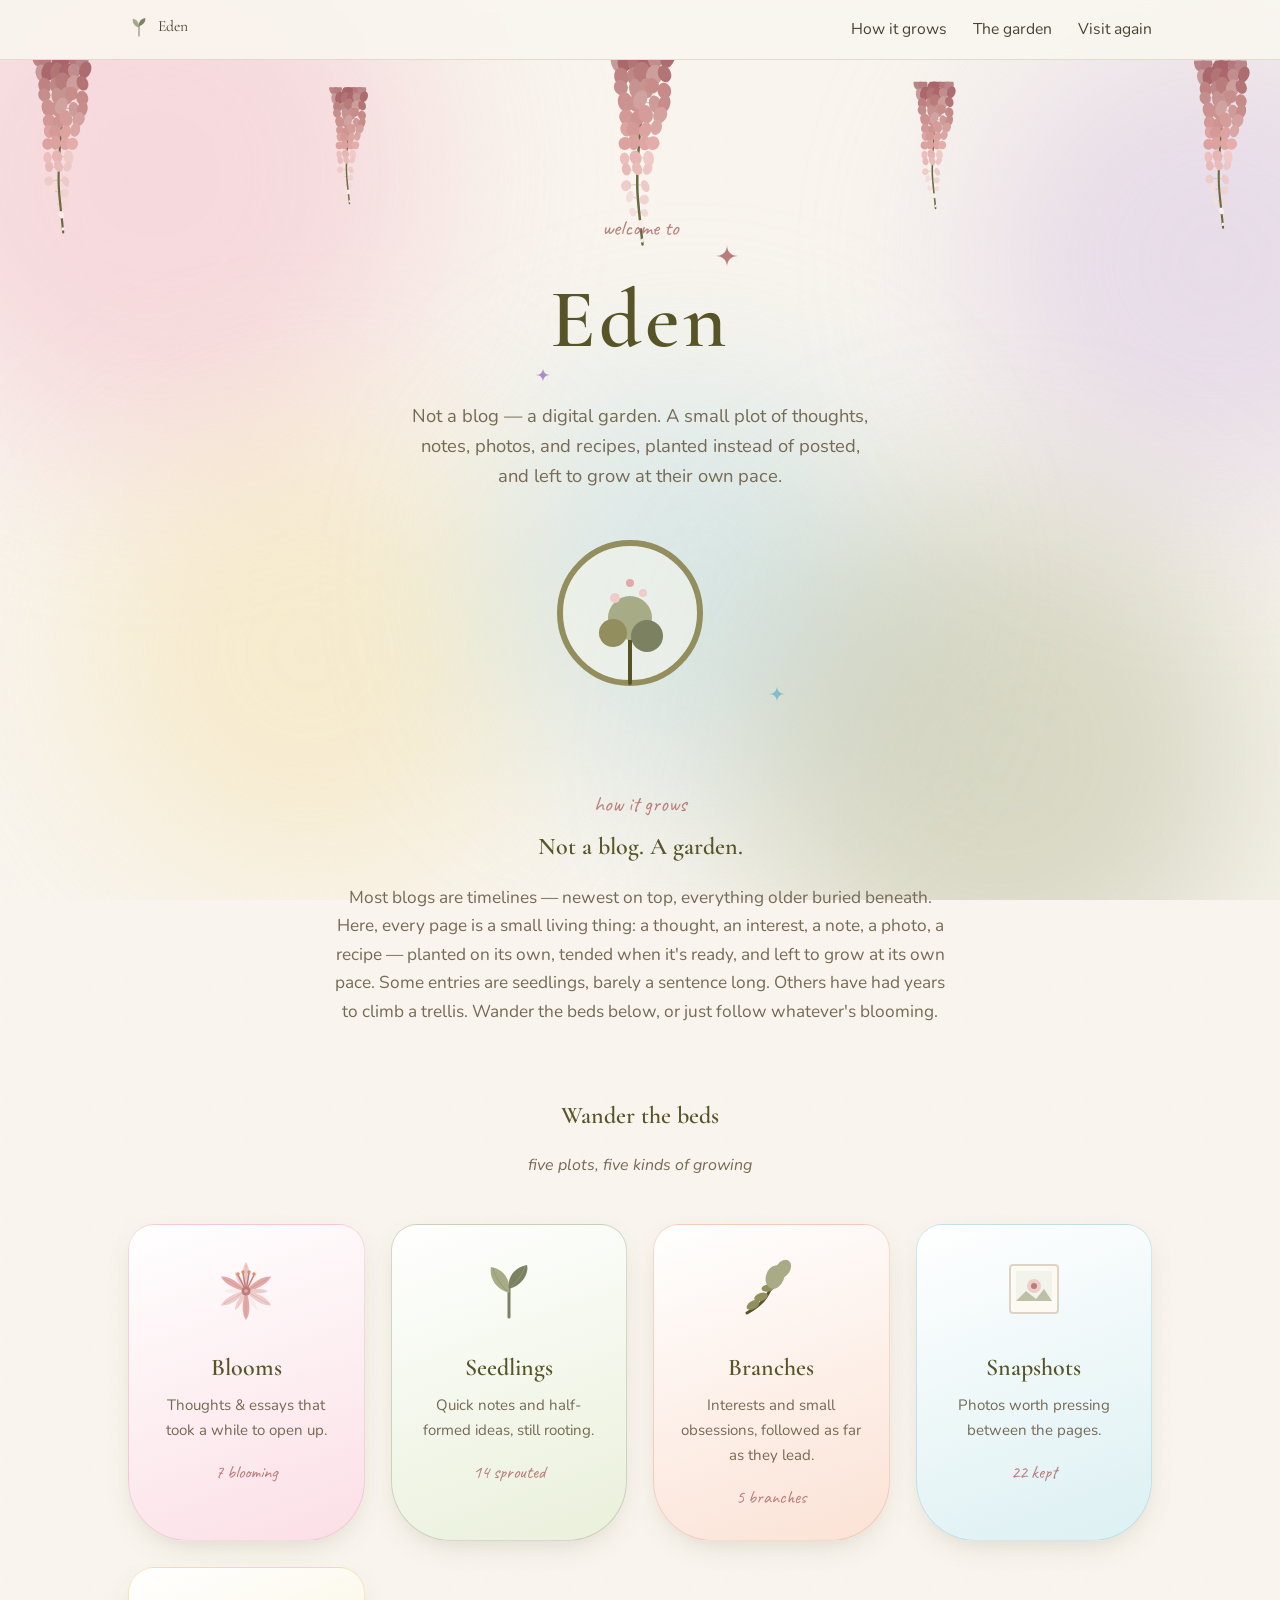
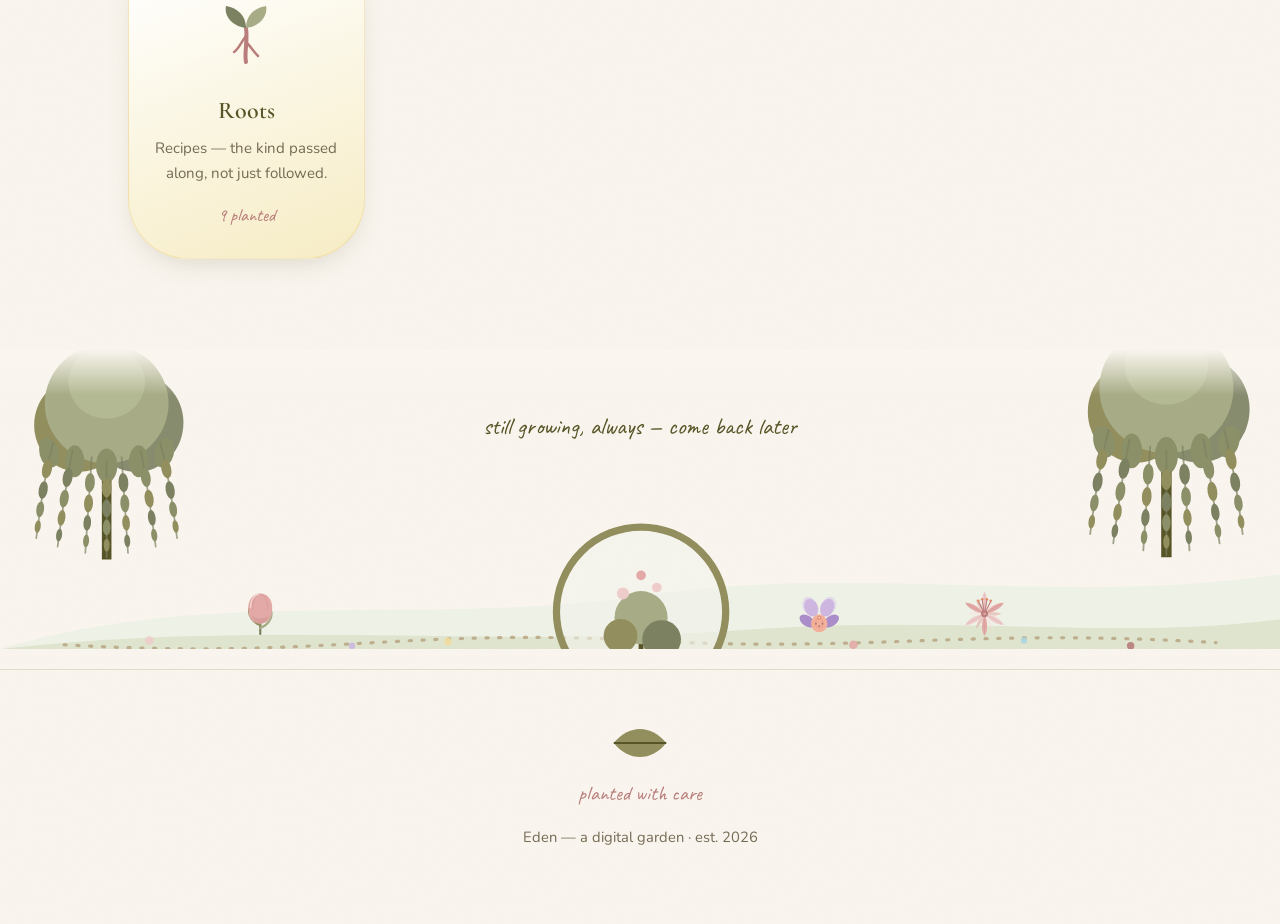
<file: index.html>
<!doctype html>
<html lang="en">
<head>
<script>document.documentElement.classList.add("js")</script>
<meta charset="UTF-8" />
<meta name="viewport" content="width=device-width, initial-scale=1.0" />
<title>Eden — a digital garden</title>
<meta name="description" content="Eden is a digital garden: a small plot of thoughts, notes, photos, and recipes, planted instead of posted." />
<link rel="icon" href="data:image/svg+xml,<svg xmlns=%22http://www.w3.org/2000/svg%22 viewBox=%220 0 64 64%22><text y=%2252%22 font-size=%2256%22>🌿</text></svg>" />
<link rel="preconnect" href="https://fonts.googleapis.com" />
<link rel="preconnect" href="https://fonts.gstatic.com" crossorigin />
<link href="https://fonts.googleapis.com/css2?family=Cormorant+Garamond:wght@500;600;700&family=Caveat:wght@500;600&family=Nunito:wght@400;600;700&display=swap" rel="stylesheet" />
<link rel="stylesheet" href="assets/css/garden.css" />
</head>
<body>

<div class="mist-bg" aria-hidden="true">
  <span style="--c:#f2b0c4; top:-12%; left:-10%; width:44vw; height:44vw; animation-delay:-2s;"></span>
  <span style="--c:#cdb7e0; top:2%; right:-14%; width:38vw; height:38vw; animation-delay:-11s;"></span>
  <span style="--c:#f3dd9e; bottom:2%; left:6%; width:36vw; height:36vw; animation-delay:-19s;"></span>
  <span style="--c:#aed6e0; top:42%; left:38%; width:32vw; height:32vw; animation-delay:-6s;"></span>
  <span style="--c:#a7ac86; bottom:-12%; right:2%; width:40vw; height:40vw; animation-delay:-15s;"></span>
</div>

<svg style="display:none" aria-hidden="true">
  <symbol id="icon-sparkle" viewBox="0 0 20 20">
    <path d="M10 0 C10 6 14 10 20 10 C14 10 10 14 10 20 C10 14 6 10 0 10 C6 10 10 6 10 0 Z" fill="currentColor"/>
  </symbol>
  <symbol id="icon-petal-lavender" viewBox="0 0 20 20">
    <path d="M10 2 C16 2 18 8 10 18 C2 8 4 2 10 2 Z" fill="#cdb7e0"/>
  </symbol>
  <symbol id="icon-petal-butter" viewBox="0 0 20 20">
    <path d="M10 2 C16 2 18 8 10 18 C2 8 4 2 10 2 Z" fill="#f3dd9e"/>
  </symbol>
  <symbol id="icon-petal-sky" viewBox="0 0 20 20">
    <path d="M10 2 C16 2 18 8 10 18 C2 8 4 2 10 2 Z" fill="#aed6e0"/>
  </symbol>
  <symbol id="icon-wisteria" viewBox="0 0 64 170">
    <path d="M32 0 C34 20 35 41 33 61 C31 81 29 101 30 121 C31 136 33 150 34 162" stroke="#6b6a3c" stroke-width="2" fill="none" stroke-linecap="round"/>
    <g stroke="#8a7a4a" stroke-width="0.5" opacity="0.45">
      <line x1="32.5" y1="4.0" x2="11.4" y2="2.3"/>
      <line x1="32.5" y1="4.0" x2="17.7" y2="3.7"/>
      <line x1="32.5" y1="4.0" x2="29.2" y2="6.1"/>
      <line x1="32.5" y1="4.0" x2="35.2" y2="2.3"/>
      <line x1="32.5" y1="4.0" x2="45.3" y2="3.4"/>
      <line x1="32.5" y1="4.0" x2="51.3" y2="4.4"/>
      <line x1="33.7" y1="15.0" x2="15.0" y2="16.7"/>
      <line x1="33.7" y1="15.0" x2="20.5" y2="14.9"/>
      <line x1="33.7" y1="15.0" x2="28.9" y2="15.9"/>
      <line x1="33.7" y1="15.0" x2="37.4" y2="15.8"/>
      <line x1="33.7" y1="15.0" x2="43.8" y2="14.5"/>
      <line x1="33.7" y1="15.0" x2="54.1" y2="13.3"/>
      <line x1="34.5" y1="26.0" x2="17.1" y2="27.7"/>
      <line x1="34.5" y1="26.0" x2="27.7" y2="28.0"/>
      <line x1="34.5" y1="26.0" x2="33.3" y2="23.8"/>
      <line x1="34.5" y1="26.0" x2="43.4" y2="26.5"/>
      <line x1="34.5" y1="26.0" x2="51.6" y2="25.5"/>
      <line x1="34.8" y1="37.0" x2="16.7" y2="36.3"/>
      <line x1="34.8" y1="37.0" x2="28.4" y2="37.5"/>
      <line x1="34.8" y1="37.0" x2="37.3" y2="36.9"/>
      <line x1="34.8" y1="37.0" x2="41.4" y2="35.0"/>
      <line x1="34.8" y1="37.0" x2="51.4" y2="39.1"/>
      <line x1="34.3" y1="48.0" x2="20.3" y2="48.1"/>
      <line x1="34.3" y1="48.0" x2="28.3" y2="49.3"/>
      <line x1="34.3" y1="48.0" x2="32.2" y2="46.1"/>
      <line x1="34.3" y1="48.0" x2="44.2" y2="49.9"/>
      <line x1="34.3" y1="48.0" x2="51.4" y2="49.4"/>
      <line x1="33.4" y1="59.0" x2="21.1" y2="60.1"/>
      <line x1="33.4" y1="59.0" x2="30.0" y2="60.9"/>
      <line x1="33.4" y1="59.0" x2="36.5" y2="57.6"/>
      <line x1="33.4" y1="59.0" x2="48.1" y2="58.4"/>
      <line x1="32.1" y1="70.0" x2="20.9" y2="69.8"/>
      <line x1="32.1" y1="70.0" x2="26.8" y2="70.3"/>
      <line x1="32.1" y1="70.0" x2="36.2" y2="70.3"/>
      <line x1="32.1" y1="70.0" x2="45.0" y2="68.2"/>
      <line x1="30.7" y1="81.0" x2="19.9" y2="81.2"/>
      <line x1="30.7" y1="81.0" x2="27.0" y2="80.1"/>
      <line x1="30.7" y1="81.0" x2="35.9" y2="80.8"/>
      <line x1="30.7" y1="81.0" x2="42.3" y2="80.9"/>
      <line x1="29.8" y1="92.0" x2="19.7" y2="93.5"/>
      <line x1="29.8" y1="92.0" x2="28.5" y2="92.6"/>
      <line x1="29.8" y1="92.0" x2="38.9" y2="93.3"/>
      <line x1="29.1" y1="103.0" x2="21.1" y2="101.9"/>
      <line x1="29.1" y1="103.0" x2="29.7" y2="101.4"/>
      <line x1="29.1" y1="103.0" x2="38.1" y2="101.6"/>
      <line x1="29.5" y1="114.0" x2="20.9" y2="114.9"/>
      <line x1="29.5" y1="114.0" x2="36.2" y2="115.3"/>
      <line x1="30.1" y1="125.0" x2="23.8" y2="123.8"/>
      <line x1="30.1" y1="125.0" x2="35.4" y2="126.1"/>
      <line x1="31.4" y1="136.0" x2="26.2" y2="136.1"/>
      <line x1="31.4" y1="136.0" x2="35.7" y2="136.7"/>
      <line x1="32.7" y1="147.0" x2="32.4" y2="145.8"/>
      <line x1="33.9" y1="158.0" x2="33.8" y2="158.8"/>
    </g>
    <g>
      <ellipse cx="11.4" cy="2.3" rx="5.55" ry="8.22" fill="#bb8488" transform="rotate(-7 11.4 2.3)"/>
      <ellipse cx="17.7" cy="3.7" rx="5.67" ry="7.52" fill="#b67d82" transform="rotate(16 17.7 3.7)"/>
      <ellipse cx="29.2" cy="6.1" rx="5.53" ry="9.08" fill="#aa676c" transform="rotate(24 29.2 6.1)"/>
      <ellipse cx="35.2" cy="2.3" rx="5.78" ry="8.40" fill="#a8646a" transform="rotate(16 35.2 2.3)"/>
      <ellipse cx="45.3" cy="3.4" rx="6.74" ry="8.02" fill="#b3777c" transform="rotate(-15 45.3 3.4)"/>
      <ellipse cx="51.3" cy="4.4" rx="5.90" ry="8.38" fill="#bb868b" transform="rotate(10 51.3 4.4)"/>
      <ellipse cx="15.0" cy="16.7" rx="6.02" ry="8.52" fill="#c79998" transform="rotate(-19 15.0 16.7)"/>
      <ellipse cx="20.5" cy="14.9" rx="6.31" ry="8.80" fill="#aa676c" transform="rotate(13 20.5 14.9)"/>
      <ellipse cx="28.9" cy="15.9" rx="6.80" ry="8.97" fill="#b37475" transform="rotate(-2 28.9 15.9)"/>
      <ellipse cx="37.4" cy="15.8" rx="7.09" ry="8.68" fill="#aa676c" transform="rotate(7 37.4 15.8)"/>
      <ellipse cx="43.8" cy="14.5" rx="5.46" ry="6.87" fill="#c18d8d" transform="rotate(-17 43.8 14.5)"/>
      <ellipse cx="54.1" cy="13.3" rx="5.40" ry="7.79" fill="#ad6c6f" transform="rotate(19 54.1 13.3)"/>
      <ellipse cx="17.1" cy="27.7" rx="5.79" ry="7.29" fill="#be8280" transform="rotate(-11 17.1 27.7)"/>
      <ellipse cx="27.7" cy="28.0" rx="5.91" ry="7.82" fill="#be8888" transform="rotate(-13 27.7 28.0)"/>
      <ellipse cx="33.3" cy="23.8" rx="6.75" ry="8.05" fill="#b87c7a" transform="rotate(3 33.3 23.8)"/>
      <ellipse cx="43.4" cy="26.5" rx="6.61" ry="8.30" fill="#cc9e9c" transform="rotate(14 43.4 26.5)"/>
      <ellipse cx="51.6" cy="25.5" rx="5.17" ry="6.95" fill="#b37475" transform="rotate(-22 51.6 25.5)"/>
      <ellipse cx="16.7" cy="36.3" rx="5.47" ry="6.27" fill="#c38e8c" transform="rotate(-20 16.7 36.3)"/>
      <ellipse cx="28.4" cy="37.5" rx="5.06" ry="8.08" fill="#c69391" transform="rotate(-7 28.4 37.5)"/>
      <ellipse cx="37.3" cy="36.9" rx="5.30" ry="8.03" fill="#c79391" transform="rotate(-8 37.3 36.9)"/>
      <ellipse cx="41.4" cy="35.0" rx="5.78" ry="6.27" fill="#c78d8a" transform="rotate(-18 41.4 35.0)"/>
      <ellipse cx="51.4" cy="39.1" rx="5.47" ry="6.58" fill="#c68b89" transform="rotate(-12 51.4 39.1)"/>
      <ellipse cx="20.3" cy="48.1" rx="5.96" ry="8.01" fill="#cb928f" transform="rotate(-14 20.3 48.1)"/>
      <ellipse cx="28.3" cy="49.3" rx="5.48" ry="6.69" fill="#cc9390" transform="rotate(-14 28.3 49.3)"/>
      <ellipse cx="32.2" cy="46.1" rx="5.37" ry="7.91" fill="#d0a2a0" transform="rotate(23 32.2 46.1)"/>
      <ellipse cx="44.2" cy="49.9" rx="4.97" ry="7.25" fill="#cd9b99" transform="rotate(-15 44.2 49.9)"/>
      <ellipse cx="51.4" cy="49.4" rx="4.78" ry="7.33" fill="#c78d8b" transform="rotate(15 51.4 49.4)"/>
      <ellipse cx="21.1" cy="60.1" rx="5.65" ry="6.33" fill="#d39996" transform="rotate(-16 21.1 60.1)"/>
      <ellipse cx="30.0" cy="60.9" rx="5.55" ry="6.00" fill="#cd9491" transform="rotate(22 30.0 60.9)"/>
      <ellipse cx="36.5" cy="57.6" rx="5.71" ry="7.62" fill="#d59c99" transform="rotate(-18 36.5 57.6)"/>
      <ellipse cx="48.1" cy="58.4" rx="5.43" ry="6.72" fill="#d4a19e" transform="rotate(24 48.1 58.4)"/>
      <ellipse cx="20.9" cy="69.8" rx="4.56" ry="5.93" fill="#dca3a0" transform="rotate(-14 20.9 69.8)"/>
      <ellipse cx="26.8" cy="70.3" rx="5.53" ry="6.04" fill="#d39a97" transform="rotate(-18 26.8 70.3)"/>
      <ellipse cx="36.2" cy="70.3" rx="4.93" ry="6.38" fill="#dda3a0" transform="rotate(21 36.2 70.3)"/>
      <ellipse cx="45.0" cy="68.2" rx="4.44" ry="6.27" fill="#daa6a4" transform="rotate(15 45.0 68.2)"/>
      <ellipse cx="19.9" cy="81.2" rx="5.04" ry="5.25" fill="#dca29f" transform="rotate(3 19.9 81.2)"/>
      <ellipse cx="27.0" cy="80.1" rx="4.73" ry="6.42" fill="#dba29f" transform="rotate(0 27.0 80.1)"/>
      <ellipse cx="35.9" cy="80.8" rx="4.91" ry="5.87" fill="#e0a6a3" transform="rotate(1 35.9 80.8)"/>
      <ellipse cx="42.3" cy="80.9" rx="5.26" ry="5.52" fill="#e4adaa" transform="rotate(19 42.3 80.9)"/>
      <ellipse cx="19.7" cy="93.5" rx="3.79" ry="5.14" fill="#eabfbd" transform="rotate(-3 19.7 93.5)"/>
      <ellipse cx="28.5" cy="92.6" rx="4.63" ry="5.84" fill="#e7b5b3" transform="rotate(-17 28.5 92.6)"/>
      <ellipse cx="38.9" cy="93.3" rx="4.33" ry="6.39" fill="#eecbc9" transform="rotate(-5 38.9 93.3)"/>
      <ellipse cx="21.1" cy="101.9" rx="3.66" ry="4.88" fill="#e8b9b7" transform="rotate(-8 21.1 101.9)"/>
      <ellipse cx="29.7" cy="101.4" rx="3.82" ry="5.35" fill="#e9bcba" transform="rotate(-24 29.7 101.4)"/>
      <ellipse cx="38.1" cy="101.6" rx="3.55" ry="4.80" fill="#ecc7c5" transform="rotate(24 38.1 101.6)"/>
      <ellipse cx="20.9" cy="114.9" rx="4.03" ry="4.37" fill="#eeccca" transform="rotate(21 20.9 114.9)"/>
      <ellipse cx="36.2" cy="115.3" rx="3.19" ry="4.98" fill="#edc9c7" transform="rotate(-21 36.2 115.3)"/>
      <ellipse cx="23.8" cy="123.8" rx="2.88" ry="4.67" fill="#f4dddb" transform="rotate(15 23.8 123.8)"/>
      <ellipse cx="35.4" cy="126.1" rx="3.71" ry="3.93" fill="#f0d2d0" transform="rotate(3 35.4 126.1)"/>
      <ellipse cx="26.2" cy="136.1" rx="2.59" ry="3.45" fill="#f4dedc" transform="rotate(-22 26.2 136.1)"/>
      <ellipse cx="35.7" cy="136.7" rx="2.72" ry="3.13" fill="#f3dad8" transform="rotate(-16 35.7 136.7)"/>
      <ellipse cx="32.4" cy="145.8" rx="2.29" ry="3.34" fill="#f9edeb" transform="rotate(-16 32.4 145.8)"/>
      <ellipse cx="33.8" cy="158.8" rx="1.21" ry="1.60" fill="#faf1ef" transform="rotate(17 33.8 158.8)"/>
    </g>
  </symbol>
  <symbol id="icon-bloom" viewBox="0 0 64 64">
    <g opacity="0.55">
      <path d="M32 32 C29.5 25 29 16 32 10 C35.5 16 34.5 25 32 32 Z" fill="#f6e4e2" transform="rotate(30 32 32)"/>
      <path d="M32 32 C29.5 25 29 16 32 10 C35.5 16 34.5 25 32 32 Z" fill="#e3a9a6" transform="rotate(90 32 32)"/>
      <path d="M32 32 C29.5 25 29 16 32 10 C35.5 16 34.5 25 32 32 Z" fill="#f6e4e2" transform="rotate(150 32 32)"/>
      <path d="M32 32 C29.5 25 29 16 32 10 C35.5 16 34.5 25 32 32 Z" fill="#e3a9a6" transform="rotate(210 32 32)"/>
      <path d="M32 32 C29.5 25 29 16 32 10 C35.5 16 34.5 25 32 32 Z" fill="#f6e4e2" transform="rotate(270 32 32)"/>
      <path d="M32 32 C29.5 25 29 16 32 10 C35.5 16 34.5 25 32 32 Z" fill="#e3a9a6" transform="rotate(330 32 32)"/>
    </g>
    <g>
      <path d="M32 32 C28 22 27 10 32 3 C37 10 36 22 32 32 Z" fill="#eeccca"/>
      <path d="M32 32 C28 22 27 10 32 3 C37 10 36 22 32 32 Z" fill="#e3a9a6" transform="rotate(60 32 32)"/>
      <path d="M32 32 C28 22 27 10 32 3 C37 10 36 22 32 32 Z" fill="#eeccca" transform="rotate(120 32 32)"/>
      <path d="M32 32 C28 22 27 10 32 3 C37 10 36 22 32 32 Z" fill="#e3a9a6" transform="rotate(180 32 32)"/>
      <path d="M32 32 C28 22 27 10 32 3 C37 10 36 22 32 32 Z" fill="#eeccca" transform="rotate(240 32 32)"/>
      <path d="M32 32 C28 22 27 10 32 3 C37 10 36 22 32 32 Z" fill="#e3a9a6" transform="rotate(300 32 32)"/>
    </g>
    <g stroke="#b97d7b" stroke-width="0.6" opacity="0.4">
      <line x1="32" y1="32" x2="32" y2="6"/>
      <line x1="32" y1="32" x2="32" y2="6" transform="rotate(60 32 32)"/>
      <line x1="32" y1="32" x2="32" y2="6" transform="rotate(120 32 32)"/>
      <line x1="32" y1="32" x2="32" y2="6" transform="rotate(180 32 32)"/>
      <line x1="32" y1="32" x2="32" y2="6" transform="rotate(240 32 32)"/>
      <line x1="32" y1="32" x2="32" y2="6" transform="rotate(300 32 32)"/>
    </g>
    <g stroke="#b97d7b" stroke-width="1.4" stroke-linecap="round">
      <line x1="32" y1="32" x2="24" y2="16"/>
      <line x1="32" y1="32" x2="29" y2="14"/>
      <line x1="32" y1="32" x2="35" y2="14"/>
      <line x1="32" y1="32" x2="40" y2="16"/>
    </g>
    <g fill="#e28a6c">
      <circle cx="24" cy="15" r="1.7"/>
      <circle cx="29" cy="13" r="1.7"/>
      <circle cx="35" cy="13" r="1.7"/>
      <circle cx="40" cy="15" r="1.7"/>
    </g>
    <circle cx="32" cy="32" r="4.5" fill="#b97d7b"/>
    <circle cx="32" cy="32" r="1.8" fill="#e3a9a6"/>
  </symbol>
  <symbol id="icon-sprout" viewBox="0 0 64 64">
    <path d="M32 58 V30" stroke="#7c8161" stroke-width="3" stroke-linecap="round" fill="none"/>
    <path d="M32 34 C18 30 12 18 14 8 C26 10 34 20 32 34 Z" fill="#a7ac86"/>
    <path d="M32 30 C46 26 52 14 50 6 C38 8 30 18 32 30 Z" fill="#7c8161"/>
    <path d="M30 32 C24 26 18 18 16 9" stroke="#7c8161" stroke-width="0.8" fill="none" opacity="0.5"/>
    <path d="M34 28 C40 22 46 15 48 7" stroke="#a7ac86" stroke-width="0.8" fill="none" opacity="0.5"/>
  </symbol>
  <symbol id="icon-branch" viewBox="0 0 64 64">
    <path d="M8 54 C22 46 30 38 34 22" stroke="#575527" stroke-width="3" fill="none" stroke-linecap="round"/>
    <g fill="#928e5e">
      <ellipse cx="14" cy="46" rx="7" ry="4" transform="rotate(-30 14 46)"/>
      <ellipse cx="22" cy="38" rx="7" ry="4" transform="rotate(-20 22 38)"/>
      <ellipse cx="29" cy="29" rx="6.5" ry="3.6" transform="rotate(-10 29 29)"/>
    </g>
    <g fill="#a7ac86">
      <ellipse cx="36" cy="18" rx="9" ry="12" transform="rotate(20 36 18)"/>
      <ellipse cx="44" cy="10" rx="7" ry="10" transform="rotate(35 44 10)"/>
    </g>
  </symbol>
  <symbol id="icon-frame" viewBox="0 0 64 64">
    <rect x="8" y="6" width="48" height="48" rx="3" fill="#fdfaf4" stroke="#ddd3c9" stroke-width="2"/>
    <rect x="14" y="12" width="36" height="30" fill="#f2f4ec"/>
    <circle cx="32" cy="27" r="7" fill="#eeccca"/>
    <circle cx="32" cy="27" r="3" fill="#b97d7b"/>
    <path d="M14 42 L24 32 L34 40 L42 30 L50 42 Z" fill="#a7ac86" opacity="0.7"/>
  </symbol>
  <symbol id="icon-root" viewBox="0 0 64 64">
    <path d="M32 26 C34 40 30 50 32 60" stroke="#b97d7b" stroke-width="4" fill="none" stroke-linecap="round"/>
    <path d="M32 34 C26 42 24 48 20 50" stroke="#b97d7b" stroke-width="2.5" fill="none" stroke-linecap="round"/>
    <path d="M32 40 C38 46 40 50 44 54" stroke="#b97d7b" stroke-width="2.5" fill="none" stroke-linecap="round"/>
    <path d="M32 26 C16 24 10 12 12 4 C24 6 32 14 32 26 Z" fill="#7c8161"/>
    <path d="M32 26 C48 24 54 12 52 4 C40 6 32 14 32 26 Z" fill="#a7ac86"/>
    <path d="M30 24 C24 18 18 12 15 6" stroke="#7c8161" stroke-width="0.7" fill="none" opacity="0.5"/>
    <path d="M34 24 C40 18 46 12 49 6" stroke="#a7ac86" stroke-width="0.7" fill="none" opacity="0.5"/>
  </symbol>
  <symbol id="icon-leaf" viewBox="0 0 32 16">
    <path d="M2 8 C10 -2 22 -2 30 8 C22 18 10 18 2 8 Z" fill="#928e5e"/>
    <path d="M2 8 L30 8" stroke="#575527" stroke-width="1"/>
  </symbol>
  <symbol id="icon-petal" viewBox="0 0 20 20">
    <path d="M10 2 C16 2 18 8 10 18 C2 8 4 2 10 2 Z" fill="#eeccca"/>
  </symbol>
  <symbol id="icon-moongate" viewBox="0 0 150 150">
    <circle cx="75" cy="75" r="70" fill="#f2f4ec" opacity="0.6"/>
    <circle cx="75" cy="75" r="70" fill="none" stroke="#928e5e" stroke-width="6"/>
    <path d="M75 145 V90" stroke="#575527" stroke-width="4" stroke-linecap="round"/>
    <circle cx="75" cy="80" r="22" fill="#a7ac86"/>
    <circle cx="58" cy="95" r="14" fill="#928e5e"/>
    <circle cx="92" cy="98" r="16" fill="#7c8161"/>
    <circle cx="60" cy="60" r="5" fill="#eeccca"/>
    <circle cx="88" cy="55" r="4" fill="#eeccca"/>
    <circle cx="75" cy="45" r="4" fill="#e3a9a6"/>
  </symbol>
  <symbol id="icon-willow" viewBox="0 0 200 240">
    <path d="M100 240 V150 C99 132 103 122 100 108" stroke="#575527" stroke-width="9" stroke-linecap="round" fill="none"/>
    <ellipse cx="74" cy="114" rx="42" ry="44" fill="#928e5e"/>
    <ellipse cx="128" cy="112" rx="44" ry="46" fill="#7c8161" opacity="0.9"/>
    <ellipse cx="100" cy="94" rx="58" ry="56" fill="#a7ac86"/>
    <ellipse cx="100" cy="74" rx="36" ry="34" fill="#b6bb95" opacity="0.85"/>
    <g fill="#8b9068">
      <ellipse cx="46" cy="140" rx="9" ry="14" transform="rotate(-15 46 140)"/>
      <ellipse cx="70" cy="148" rx="9" ry="15"/>
      <ellipse cx="100" cy="152" rx="10" ry="16"/>
      <ellipse cx="130" cy="148" rx="9" ry="15"/>
      <ellipse cx="154" cy="140" rx="9" ry="14" transform="rotate(15 154 140)"/>
    </g>
    <g fill="none" stroke="#7c8161" stroke-width="1.6" stroke-linecap="round" opacity="0.7">
      <path d="M50 130 C42 160, 38 190, 34 220"/>
      <path d="M68 138 C62 168, 58 198, 54 228"/>
      <path d="M86 144 C84 172, 82 202, 80 234"/>
      <path d="M100 148 C100 178, 100 206, 100 238"/>
      <path d="M114 144 C116 172, 118 202, 120 234"/>
      <path d="M132 138 C138 168, 142 198, 146 228"/>
      <path d="M150 130 C158 160, 162 190, 166 220"/>
    </g>
    <g>
      <ellipse cx="44.1" cy="155.2" rx="4.6" ry="9" transform="rotate(11.4 44.1 155.2)" fill="#928e5e"/>
      <ellipse cx="40.5" cy="175.0" rx="4.2" ry="8.4" transform="rotate(9.5 40.5 175.0)" fill="#7c8161"/>
      <ellipse cx="37.7" cy="193.0" rx="3.6" ry="7.4" transform="rotate(8.3 37.7 193.0)" fill="#8b9068"/>
      <ellipse cx="35.4" cy="209.2" rx="2.8" ry="6" transform="rotate(7.7 35.4 209.2)" fill="#928e5e"/>
      <ellipse cx="63.4" cy="163.2" rx="4.6" ry="9" transform="rotate(9.5 63.4 163.2)" fill="#7c8161"/>
      <ellipse cx="60.2" cy="183.0" rx="4.2" ry="8.4" transform="rotate(8.5 60.2 183.0)" fill="#8b9068"/>
      <ellipse cx="57.7" cy="201.0" rx="3.6" ry="7.4" transform="rotate(7.9 57.7 201.0)" fill="#928e5e"/>
      <ellipse cx="55.4" cy="217.2" rx="2.8" ry="6" transform="rotate(7.6 55.4 217.2)" fill="#7c8161"/>
      <ellipse cx="84.3" cy="168.0" rx="4.6" ry="9" transform="rotate(3.9 84.3 168.0)" fill="#8b9068"/>
      <ellipse cx="83.0" cy="187.5" rx="4.2" ry="8.4" transform="rotate(3.8 83.0 187.5)" fill="#928e5e"/>
      <ellipse cx="81.8" cy="205.7" rx="3.6" ry="7.4" transform="rotate(3.7 81.8 205.7)" fill="#7c8161"/>
      <ellipse cx="80.7" cy="222.6" rx="2.8" ry="6" transform="rotate(3.6 80.7 222.6)" fill="#8b9068"/>
      <ellipse cx="100.0" cy="172.9" rx="4.6" ry="9" fill="#928e5e"/>
      <ellipse cx="100.0" cy="192.2" rx="4.2" ry="8.4" fill="#7c8161"/>
      <ellipse cx="100.0" cy="210.1" rx="3.6" ry="7.4" fill="#8b9068"/>
      <ellipse cx="100.0" cy="226.6" rx="2.8" ry="6" fill="#928e5e"/>
      <ellipse cx="115.7" cy="168.0" rx="4.6" ry="9" transform="rotate(-3.9 115.7 168.0)" fill="#7c8161"/>
      <ellipse cx="117.0" cy="187.5" rx="4.2" ry="8.4" transform="rotate(-3.8 117.0 187.5)" fill="#8b9068"/>
      <ellipse cx="118.2" cy="205.7" rx="3.6" ry="7.4" transform="rotate(-3.7 118.2 205.7)" fill="#928e5e"/>
      <ellipse cx="119.3" cy="222.6" rx="2.8" ry="6" transform="rotate(-3.6 119.3 222.6)" fill="#7c8161"/>
      <ellipse cx="136.6" cy="163.2" rx="4.6" ry="9" transform="rotate(-9.5 136.6 163.2)" fill="#8b9068"/>
      <ellipse cx="139.8" cy="183.0" rx="4.2" ry="8.4" transform="rotate(-8.5 139.8 183.0)" fill="#928e5e"/>
      <ellipse cx="142.3" cy="201.0" rx="3.6" ry="7.4" transform="rotate(-7.9 142.3 201.0)" fill="#7c8161"/>
      <ellipse cx="144.6" cy="217.2" rx="2.8" ry="6" transform="rotate(-7.6 144.6 217.2)" fill="#8b9068"/>
      <ellipse cx="155.9" cy="155.2" rx="4.6" ry="9" transform="rotate(-11.4 155.9 155.2)" fill="#928e5e"/>
      <ellipse cx="159.5" cy="175.0" rx="4.2" ry="8.4" transform="rotate(-9.5 159.5 175.0)" fill="#7c8161"/>
      <ellipse cx="162.3" cy="193.0" rx="3.6" ry="7.4" transform="rotate(-8.3 162.3 193.0)" fill="#8b9068"/>
      <ellipse cx="164.6" cy="209.2" rx="2.8" ry="6" transform="rotate(-7.7 164.6 209.2)" fill="#928e5e"/>
    </g>
  </symbol>
  <symbol id="icon-orchid" viewBox="0 0 64 64">
    <g fill="#ddd0ea" opacity="0.6">
      <ellipse cx="18" cy="16" rx="11" ry="15" transform="rotate(-22 18 16)"/>
      <ellipse cx="46" cy="16" rx="11" ry="15" transform="rotate(22 46 16)"/>
    </g>
    <g fill="#cdb7e0">
      <ellipse cx="20" cy="18" rx="10" ry="14" transform="rotate(-25 20 18)"/>
      <ellipse cx="44" cy="18" rx="10" ry="14" transform="rotate(25 44 18)"/>
    </g>
    <g fill="#ab8ec9">
      <ellipse cx="14" cy="38" rx="8" ry="13" transform="rotate(-55 14 38)"/>
      <ellipse cx="50" cy="38" rx="8" ry="13" transform="rotate(55 50 38)"/>
    </g>
    <path d="M32 28 C20 30 16 44 24 52 C28 56 36 56 40 52 C48 44 44 30 32 28 Z" fill="#f2b09b"/>
    <path d="M32 32 C27 34 25 42 28 48 M32 32 C37 34 39 42 36 48" stroke="#e28a6c" stroke-width="1" fill="none" opacity="0.5"/>
    <g fill="#b97d7b">
      <circle cx="27" cy="42" r="1.6"/>
      <circle cx="32" cy="46" r="1.6"/>
      <circle cx="37" cy="42" r="1.6"/>
    </g>
    <circle cx="32" cy="33" r="3" fill="#e28a6c"/>
    <circle cx="32" cy="33" r="1.2" fill="#f6e4e2"/>
  </symbol>
  <symbol id="icon-tulip" viewBox="0 0 64 64">
    <path d="M32 58 V32" stroke="#7c8161" stroke-width="3" stroke-linecap="round" fill="none"/>
    <path d="M32 46 C22 42 15 33 17 23" stroke="#928e5e" stroke-width="3" fill="none" stroke-linecap="round"/>
    <path d="M32 50 C42 46 49 37 47 27" stroke="#a7ac86" stroke-width="3" fill="none" stroke-linecap="round"/>
    <path d="M16 26 C14 12 22 3 32 3 C42 3 50 12 48 26 C48 37 41 44 32 44 C23 44 16 37 16 26 Z" fill="#e3a9a6"/>
    <path d="M32 44 C27 44 22 40 20 33 C24 36 28 37 32 37 C36 37 40 36 44 33 C42 40 37 44 32 44 Z" fill="#cd9491" opacity="0.55"/>
    <path d="M22 24 C21 13 26 5 32 4 C38 5 43 13 42 24" fill="none" stroke="#b97d7b" stroke-width="1" opacity="0.4"/>
    <path d="M19 22 C18 12 24 5 30 4" stroke="#f6e4e2" stroke-width="2" fill="none" stroke-linecap="round" opacity="0.7"/>
  </symbol>
</svg>

<nav class="garden-nav">
  <div class="wrap">
    <a class="brand" href="#top">
      <svg width="22" height="22" viewBox="0 0 64 64"><use href="#icon-sprout"/></svg>
      Eden
    </a>
    <ul>
      <li><a href="#about">How it grows</a></li>
      <li><a href="#beds">The garden</a></li>
      <li><a href="#footer">Visit again</a></li>
    </ul>
  </div>
</nav>

<header class="hero" id="top">
  <div class="wisteria-row">
    <svg class="w1" width="70" viewBox="0 0 64 170"><use href="#icon-wisteria"/></svg>
    <svg class="w2" width="46" viewBox="0 0 64 170"><use href="#icon-wisteria"/></svg>
    <svg class="w3" width="80" viewBox="0 0 64 170"><use href="#icon-wisteria"/></svg>
    <svg class="w4" width="50" viewBox="0 0 64 170"><use href="#icon-wisteria"/></svg>
    <svg class="w5" width="66" viewBox="0 0 64 170"><use href="#icon-wisteria"/></svg>
  </div>

  <div class="petals" aria-hidden="true">
    <svg class="petal" style="left:6%;width:12px;animation-duration:11s,4s;animation-delay:0s,0s"><use href="#icon-petal"/></svg>
    <svg class="petal" style="left:18%;width:16px;animation-duration:14s,5s;animation-delay:2s,1s"><use href="#icon-petal-lavender"/></svg>
    <svg class="petal" style="left:30%;width:10px;animation-duration:9s,3.5s;animation-delay:4s,0.5s"><use href="#icon-petal-butter"/></svg>
    <svg class="petal" style="left:45%;width:14px;animation-duration:13s,4.5s;animation-delay:1s,2s"><use href="#icon-petal-sky"/></svg>
    <svg class="petal" style="left:58%;width:11px;animation-duration:10s,4s;animation-delay:3s,1.5s"><use href="#icon-petal"/></svg>
    <svg class="petal" style="left:70%;width:15px;animation-duration:12s,5s;animation-delay:5s,0s"><use href="#icon-petal-lavender"/></svg>
    <svg class="petal" style="left:82%;width:12px;animation-duration:11s,4s;animation-delay:2.5s,2.5s"><use href="#icon-petal-butter"/></svg>
    <svg class="petal" style="left:92%;width:13px;animation-duration:15s,4.5s;animation-delay:0.5s,1s"><use href="#icon-petal-sky"/></svg>
  </div>

  <div class="hero-content">
    <span class="eyebrow">welcome to</span>
    <h1>
      Eden
      <svg class="sparkle" viewBox="0 0 20 20" width="22" height="22" style="top:-6px; right:-8px; color:var(--koubai); animation-delay:0s;"><use href="#icon-sparkle"/></svg>
      <svg class="sparkle" viewBox="0 0 20 20" width="14" height="14" style="bottom:6px; left:-14px; color:var(--lavender-deep); animation-delay:-1.6s;"><use href="#icon-sparkle"/></svg>
    </h1>
    <p class="tagline">Not a blog — a digital garden. A small plot of thoughts, notes, photos, and recipes, planted instead of posted, and left to grow at their own pace.</p>
    <svg class="moongate" viewBox="0 0 150 150"><use href="#icon-moongate"/></svg>
    <svg class="sparkle" viewBox="0 0 20 20" width="16" height="16" style="position:relative; display:inline-block; top:14px; left:60px; color:var(--sky-deep); animation-delay:-2.4s;"><use href="#icon-sparkle"/></svg>
  </div>
</header>

<main>
  <section class="intro reveal" id="about">
    <span class="eyebrow">how it grows</span>
    <h2>Not a blog. A garden.</h2>
    <p>Most blogs are timelines — newest on top, everything older buried beneath. Here, every page is a small living thing: a thought, an interest, a note, a photo, a recipe — planted on its own, tended when it's ready, and left to grow at its own pace. Some entries are seedlings, barely a sentence long. Others have had years to climb a trellis. Wander the beds below, or just follow whatever's blooming.</p>
  </section>

  <section id="beds">
    <div class="wrap">
      <h2 class="section-title reveal">Wander the beds</h2>
      <p class="section-sub reveal">five plots, five kinds of growing</p>
      <div class="beds">
        <a class="bed pink reveal" href="pages/thought-example.html">
          <svg class="icon" viewBox="0 0 64 64"><use href="#icon-bloom"/></svg>
          <h3>Blooms</h3>
          <p>Thoughts &amp; essays that took a while to open up.</p>
          <span class="count">7 blooming</span>
        </a>
        <a class="bed sage reveal" href="pages/note-example.html">
          <svg class="icon" viewBox="0 0 64 64"><use href="#icon-sprout"/></svg>
          <h3>Seedlings</h3>
          <p>Quick notes and half-formed ideas, still rooting.</p>
          <span class="count">14 sprouted</span>
        </a>
        <a class="bed deep reveal" href="pages/interest-example.html">
          <svg class="icon" viewBox="0 0 64 64"><use href="#icon-branch"/></svg>
          <h3>Branches</h3>
          <p>Interests and small obsessions, followed as far as they lead.</p>
          <span class="count">5 branches</span>
        </a>
        <a class="bed fog reveal" href="pages/photo-example.html">
          <svg class="icon" viewBox="0 0 64 64"><use href="#icon-frame"/></svg>
          <h3>Snapshots</h3>
          <p>Photos worth pressing between the pages.</p>
          <span class="count">22 kept</span>
        </a>
        <a class="bed mauve reveal" href="pages/recipe-example.html">
          <svg class="icon" viewBox="0 0 64 64"><use href="#icon-root"/></svg>
          <h3>Roots</h3>
          <p>Recipes — the kind passed along, not just followed.</p>
          <span class="count">9 planted</span>
        </a>
      </div>
    </div>
  </section>

  <div class="scene reveal">
    <p class="caption">still growing, always — come back later</p>
    <svg viewBox="0 0 1200 400" preserveAspectRatio="xMidYMax slice" aria-hidden="true">
      <path d="M0 400 C200 340 400 380 600 350 C800 320 1000 360 1200 330 L1200 400 Z" fill="#eef1e6"/>
      <path d="M0 400 C250 372 450 400 700 382 C900 368 1050 392 1200 372 L1200 400 Z" fill="#dfe4cf"/>

      <use href="#icon-willow" x="0" y="76" width="200" height="240"/>
      <use href="#icon-willow" x="985" y="54" width="217" height="260"/>

      <path d="M60 396 C300 410 380 380 600 392 C820 404 900 380 1140 394" stroke="#b6a37e" stroke-width="3" stroke-dasharray="2 10" fill="none" stroke-linecap="round" opacity="0.8"/>

      <use href="#icon-moongate" x="516" y="280" width="170" height="170"/>

      <use href="#icon-tulip" x="222" y="346" width="44" height="44"/>
      <use href="#icon-orchid" x="748" y="350" width="40" height="40"/>
      <use href="#icon-bloom" x="900" y="344" width="46" height="46"/>

      <g opacity="0.9">
        <circle cx="140" cy="392" r="4" fill="#eeccca"/>
        <circle cx="330" cy="397" r="3" fill="#cdb7e0"/>
        <circle cx="420" cy="393" r="3.5" fill="#f3dd9e"/>
        <circle cx="800" cy="396" r="4" fill="#e3a9a6"/>
        <circle cx="960" cy="392" r="3" fill="#aed6e0"/>
        <circle cx="1060" cy="397" r="3.5" fill="#b97d7b"/>
      </g>
    </svg>
  </div>
</main>

<footer class="garden-footer" id="footer">
  <div class="leaf-divider">
    <svg width="60" height="30" viewBox="0 0 32 16"><use href="#icon-leaf"/></svg>
  </div>
  <span class="sig">planted with care</span>
  <p>Eden — a digital garden · est. 2026</p>
</footer>

<script src="assets/js/garden.js"></script>
</body>
</html>
</file>
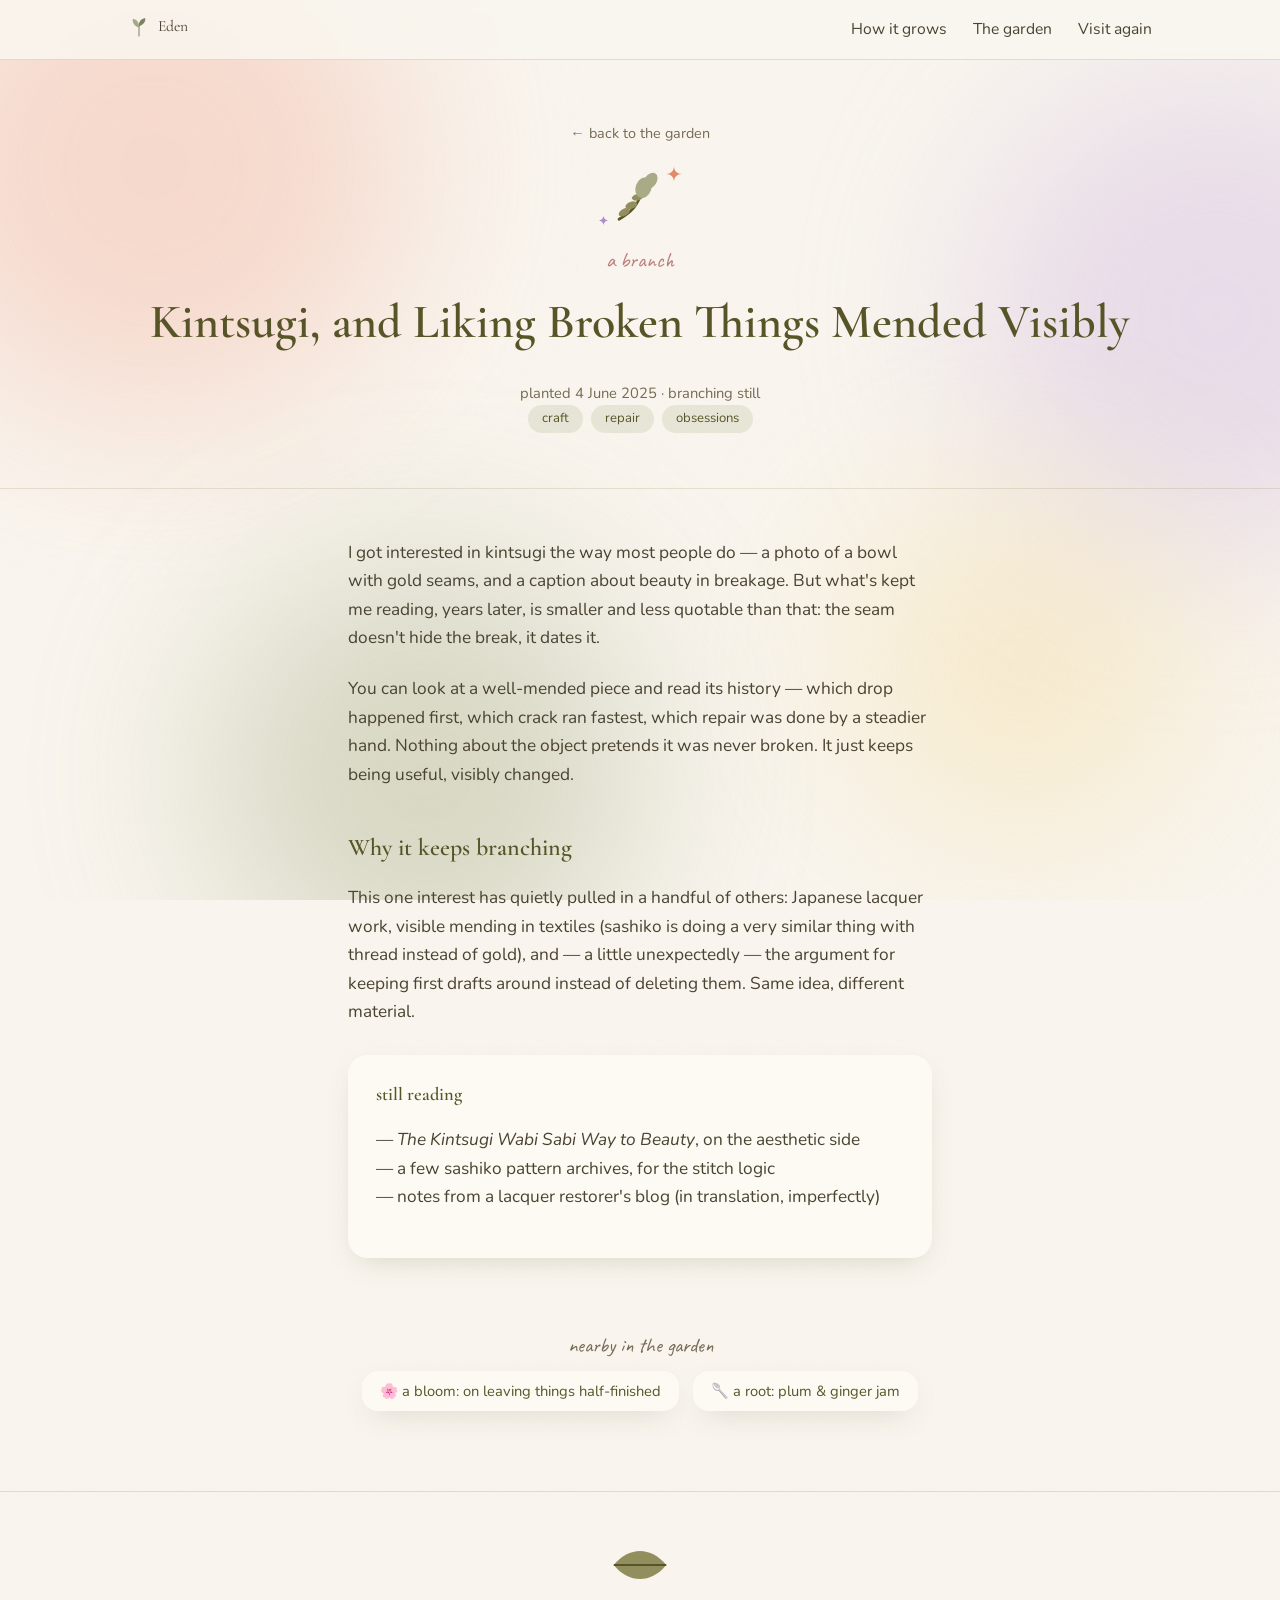
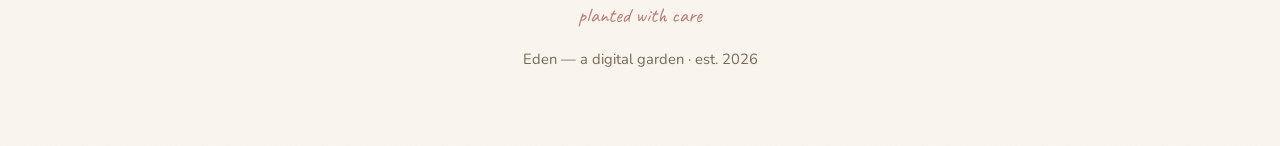
<file: pages/interest-example.html>
<!doctype html>
<html lang="en">
<head>
<meta charset="UTF-8" />
<meta name="viewport" content="width=device-width, initial-scale=1.0" />
<title>Branch: kintsugi and visibly mended things — Eden</title>
<link rel="icon" href="data:image/svg+xml,<svg xmlns=%22http://www.w3.org/2000/svg%22 viewBox=%220 0 64 64%22><text y=%2252%22 font-size=%2256%22>🌿</text></svg>" />
<link rel="preconnect" href="https://fonts.googleapis.com" />
<link rel="preconnect" href="https://fonts.gstatic.com" crossorigin />
<link href="https://fonts.googleapis.com/css2?family=Cormorant+Garamond:wght@500;600;700&family=Caveat:wght@500;600&family=Nunito:wght@400;600;700&display=swap" rel="stylesheet" />
<link rel="stylesheet" href="../assets/css/garden.css" />
</head>
<body>

<div class="mist-bg" aria-hidden="true">
  <span style="--c:#f2b09b; top:-10%; left:-8%; width:40vw; height:40vw; animation-delay:-7s;"></span>
  <span style="--c:#cdb7e0; top:8%; right:-14%; width:38vw; height:38vw; animation-delay:-17s;"></span>
  <span style="--c:#a7ac86; bottom:-10%; left:16%; width:34vw; height:34vw; animation-delay:-4s;"></span>
  <span style="--c:#f3dd9e; bottom:6%; right:6%; width:28vw; height:28vw; animation-delay:-12s;"></span>
</div>

<svg style="display:none" aria-hidden="true">
  <symbol id="icon-sparkle" viewBox="0 0 20 20">
    <path d="M10 0 C10 6 14 10 20 10 C14 10 10 14 10 20 C10 14 6 10 0 10 C6 10 10 6 10 0 Z" fill="currentColor"/>
  </symbol>
  <symbol id="icon-bloom" viewBox="0 0 64 64">
    <g opacity="0.55">
      <path d="M32 32 C29.5 25 29 16 32 10 C35.5 16 34.5 25 32 32 Z" fill="#f6e4e2" transform="rotate(30 32 32)"/>
      <path d="M32 32 C29.5 25 29 16 32 10 C35.5 16 34.5 25 32 32 Z" fill="#e3a9a6" transform="rotate(90 32 32)"/>
      <path d="M32 32 C29.5 25 29 16 32 10 C35.5 16 34.5 25 32 32 Z" fill="#f6e4e2" transform="rotate(150 32 32)"/>
      <path d="M32 32 C29.5 25 29 16 32 10 C35.5 16 34.5 25 32 32 Z" fill="#e3a9a6" transform="rotate(210 32 32)"/>
      <path d="M32 32 C29.5 25 29 16 32 10 C35.5 16 34.5 25 32 32 Z" fill="#f6e4e2" transform="rotate(270 32 32)"/>
      <path d="M32 32 C29.5 25 29 16 32 10 C35.5 16 34.5 25 32 32 Z" fill="#e3a9a6" transform="rotate(330 32 32)"/>
    </g>
    <g>
      <path d="M32 32 C28 22 27 10 32 3 C37 10 36 22 32 32 Z" fill="#eeccca"/>
      <path d="M32 32 C28 22 27 10 32 3 C37 10 36 22 32 32 Z" fill="#e3a9a6" transform="rotate(60 32 32)"/>
      <path d="M32 32 C28 22 27 10 32 3 C37 10 36 22 32 32 Z" fill="#eeccca" transform="rotate(120 32 32)"/>
      <path d="M32 32 C28 22 27 10 32 3 C37 10 36 22 32 32 Z" fill="#e3a9a6" transform="rotate(180 32 32)"/>
      <path d="M32 32 C28 22 27 10 32 3 C37 10 36 22 32 32 Z" fill="#eeccca" transform="rotate(240 32 32)"/>
      <path d="M32 32 C28 22 27 10 32 3 C37 10 36 22 32 32 Z" fill="#e3a9a6" transform="rotate(300 32 32)"/>
    </g>
    <g stroke="#b97d7b" stroke-width="0.6" opacity="0.4">
      <line x1="32" y1="32" x2="32" y2="6"/>
      <line x1="32" y1="32" x2="32" y2="6" transform="rotate(60 32 32)"/>
      <line x1="32" y1="32" x2="32" y2="6" transform="rotate(120 32 32)"/>
      <line x1="32" y1="32" x2="32" y2="6" transform="rotate(180 32 32)"/>
      <line x1="32" y1="32" x2="32" y2="6" transform="rotate(240 32 32)"/>
      <line x1="32" y1="32" x2="32" y2="6" transform="rotate(300 32 32)"/>
    </g>
    <g stroke="#b97d7b" stroke-width="1.4" stroke-linecap="round">
      <line x1="32" y1="32" x2="24" y2="16"/>
      <line x1="32" y1="32" x2="29" y2="14"/>
      <line x1="32" y1="32" x2="35" y2="14"/>
      <line x1="32" y1="32" x2="40" y2="16"/>
    </g>
    <g fill="#e28a6c">
      <circle cx="24" cy="15" r="1.7"/>
      <circle cx="29" cy="13" r="1.7"/>
      <circle cx="35" cy="13" r="1.7"/>
      <circle cx="40" cy="15" r="1.7"/>
    </g>
    <circle cx="32" cy="32" r="4.5" fill="#b97d7b"/>
    <circle cx="32" cy="32" r="1.8" fill="#e3a9a6"/>
  </symbol>
  <symbol id="icon-sprout" viewBox="0 0 64 64">
    <path d="M32 58 V30" stroke="#7c8161" stroke-width="3" stroke-linecap="round" fill="none"/>
    <path d="M32 34 C18 30 12 18 14 8 C26 10 34 20 32 34 Z" fill="#a7ac86"/>
    <path d="M32 30 C46 26 52 14 50 6 C38 8 30 18 32 30 Z" fill="#7c8161"/>
    <path d="M30 32 C24 26 18 18 16 9" stroke="#7c8161" stroke-width="0.8" fill="none" opacity="0.5"/>
    <path d="M34 28 C40 22 46 15 48 7" stroke="#a7ac86" stroke-width="0.8" fill="none" opacity="0.5"/>
  </symbol>
  <symbol id="icon-branch" viewBox="0 0 64 64">
    <path d="M8 54 C22 46 30 38 34 22" stroke="#575527" stroke-width="3" fill="none" stroke-linecap="round"/>
    <g fill="#928e5e">
      <ellipse cx="14" cy="46" rx="7" ry="4" transform="rotate(-30 14 46)"/>
      <ellipse cx="22" cy="38" rx="7" ry="4" transform="rotate(-20 22 38)"/>
      <ellipse cx="29" cy="29" rx="6.5" ry="3.6" transform="rotate(-10 29 29)"/>
    </g>
    <g fill="#a7ac86">
      <ellipse cx="36" cy="18" rx="9" ry="12" transform="rotate(20 36 18)"/>
      <ellipse cx="44" cy="10" rx="7" ry="10" transform="rotate(35 44 10)"/>
    </g>
  </symbol>
  <symbol id="icon-frame" viewBox="0 0 64 64">
    <rect x="8" y="6" width="48" height="48" rx="3" fill="#fdfaf4" stroke="#ddd3c9" stroke-width="2"/>
    <rect x="14" y="12" width="36" height="30" fill="#f2f4ec"/>
    <circle cx="32" cy="27" r="7" fill="#eeccca"/>
    <circle cx="32" cy="27" r="3" fill="#b97d7b"/>
    <path d="M14 42 L24 32 L34 40 L42 30 L50 42 Z" fill="#a7ac86" opacity="0.7"/>
  </symbol>
  <symbol id="icon-root" viewBox="0 0 64 64">
    <path d="M32 26 C34 40 30 50 32 60" stroke="#b97d7b" stroke-width="4" fill="none" stroke-linecap="round"/>
    <path d="M32 34 C26 42 24 48 20 50" stroke="#b97d7b" stroke-width="2.5" fill="none" stroke-linecap="round"/>
    <path d="M32 40 C38 46 40 50 44 54" stroke="#b97d7b" stroke-width="2.5" fill="none" stroke-linecap="round"/>
    <path d="M32 26 C16 24 10 12 12 4 C24 6 32 14 32 26 Z" fill="#7c8161"/>
    <path d="M32 26 C48 24 54 12 52 4 C40 6 32 14 32 26 Z" fill="#a7ac86"/>
    <path d="M30 24 C24 18 18 12 15 6" stroke="#7c8161" stroke-width="0.7" fill="none" opacity="0.5"/>
    <path d="M34 24 C40 18 46 12 49 6" stroke="#a7ac86" stroke-width="0.7" fill="none" opacity="0.5"/>
  </symbol>
  <symbol id="icon-leaf" viewBox="0 0 32 16">
    <path d="M2 8 C10 -2 22 -2 30 8 C22 18 10 18 2 8 Z" fill="#928e5e"/>
    <path d="M2 8 L30 8" stroke="#575527" stroke-width="1"/>
  </symbol>
</svg>

<nav class="garden-nav">
  <div class="wrap">
    <a class="brand" href="../index.html">
      <svg width="22" height="22" viewBox="0 0 64 64"><use href="#icon-sprout"/></svg>
      Eden
    </a>
    <ul>
      <li><a href="../index.html#about">How it grows</a></li>
      <li><a href="../index.html#beds">The garden</a></li>
      <li><a href="../index.html#footer">Visit again</a></li>
    </ul>
  </div>
</nav>

<header class="plant-header">
  <div class="wrap">
    <a class="breadcrumb" href="../index.html">← back to the garden</a>
    <div style="position:relative; display:block; width:fit-content; margin:0 auto;">
      <svg class="icon" viewBox="0 0 64 64"><use href="#icon-branch"/></svg>
      <svg class="sparkle" viewBox="0 0 20 20" width="16" height="16" style="top:-6px; right:-14px; color:var(--coral-deep); animation-delay:-1.4s;"><use href="#icon-sparkle"/></svg>
      <svg class="sparkle" viewBox="0 0 20 20" width="11" height="11" style="bottom:2px; left:-14px; color:var(--lavender-deep); animation-delay:-2.6s;"><use href="#icon-sparkle"/></svg>
    </div>
    <span class="eyebrow">a branch</span>
    <h1>Kintsugi, and Liking Broken Things Mended Visibly</h1>
    <p class="plant-meta">
      planted 4 June 2025 · branching still
      <br />
      <span class="tag">craft</span><span class="tag">repair</span><span class="tag">obsessions</span>
    </p>
  </div>
</header>

<main>
  <article class="plant-body wrap">
    <p>I got interested in kintsugi the way most people do — a photo of a bowl with gold seams, and a caption about beauty in breakage. But what's kept me reading, years later, is smaller and less quotable than that: the seam doesn't hide the break, it dates it.</p>

    <p>You can look at a well-mended piece and read its history — which drop happened first, which crack ran fastest, which repair was done by a steadier hand. Nothing about the object pretends it was never broken. It just keeps being useful, visibly changed.</p>

    <h2>Why it keeps branching</h2>
    <p>This one interest has quietly pulled in a handful of others: Japanese lacquer work, visible mending in textiles (sashiko is doing a very similar thing with thread instead of gold), and — a little unexpectedly — the argument for keeping first drafts around instead of deleting them. Same idea, different material.</p>

    <div class="recipe-list">
      <h3>still reading</h3>
      <p>— <em>The Kintsugi Wabi Sabi Way to Beauty</em>, on the aesthetic side<br />
      — a few sashiko pattern archives, for the stitch logic<br />
      — notes from a lacquer restorer's blog (in translation, imperfectly)</p>
    </div>
  </article>

  <section class="related wrap">
    <h3>nearby in the garden</h3>
    <div class="related-links">
      <a href="thought-example.html">🌸 a bloom: on leaving things half-finished</a>
      <a href="recipe-example.html">🥄 a root: plum &amp; ginger jam</a>
    </div>
  </section>
</main>

<footer class="garden-footer" id="footer">
  <div class="leaf-divider">
    <svg width="60" height="30" viewBox="0 0 32 16"><use href="#icon-leaf"/></svg>
  </div>
  <span class="sig">planted with care</span>
  <p>Eden — a digital garden · est. 2026</p>
</footer>

</body>
</html>
</file>
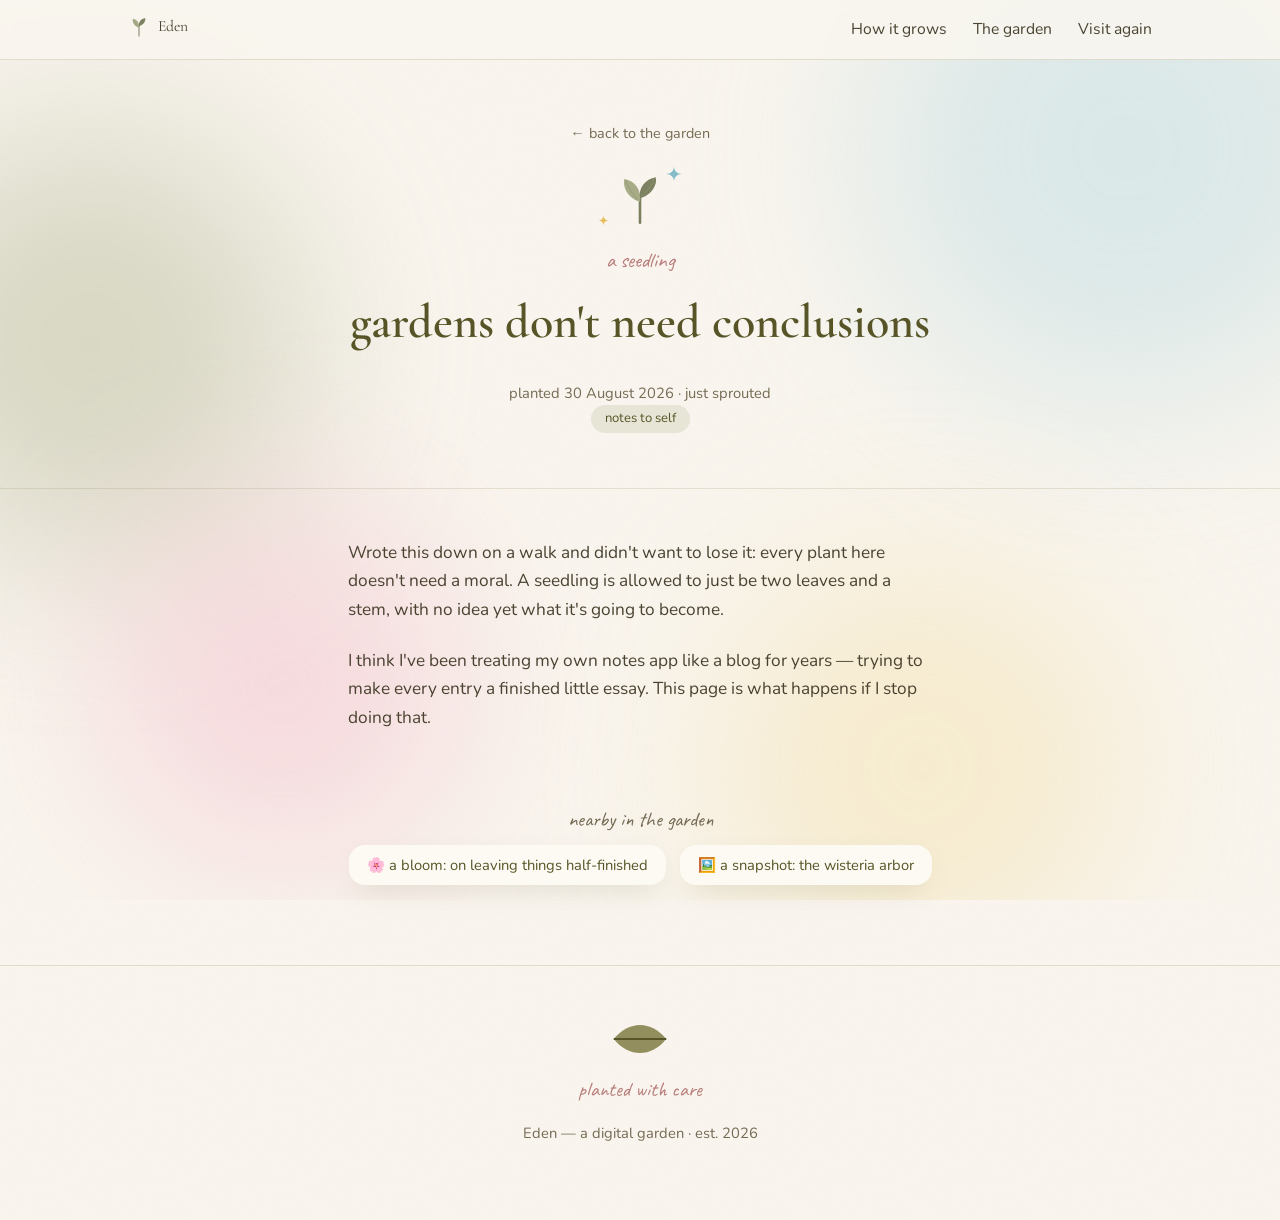
<file: pages/note-example.html>
<!doctype html>
<html lang="en">
<head>
<meta charset="UTF-8" />
<meta name="viewport" content="width=device-width, initial-scale=1.0" />
<title>gardens don't need conclusions — Eden</title>
<link rel="icon" href="data:image/svg+xml,<svg xmlns=%22http://www.w3.org/2000/svg%22 viewBox=%220 0 64 64%22><text y=%2252%22 font-size=%2256%22>🌿</text></svg>" />
<link rel="preconnect" href="https://fonts.googleapis.com" />
<link rel="preconnect" href="https://fonts.gstatic.com" crossorigin />
<link href="https://fonts.googleapis.com/css2?family=Cormorant+Garamond:wght@500;600;700&family=Caveat:wght@500;600&family=Nunito:wght@400;600;700&display=swap" rel="stylesheet" />
<link rel="stylesheet" href="../assets/css/garden.css" />
</head>
<body>

<div class="mist-bg" aria-hidden="true">
  <span style="--c:#aed6e0; top:-12%; right:-8%; width:40vw; height:40vw; animation-delay:-5s;"></span>
  <span style="--c:#a7ac86; top:14%; left:-10%; width:34vw; height:34vw; animation-delay:-16s;"></span>
  <span style="--c:#f3dd9e; bottom:-8%; right:12%; width:32vw; height:32vw; animation-delay:-9s;"></span>
  <span style="--c:#f2b0c4; bottom:4%; left:8%; width:28vw; height:28vw; animation-delay:-1s;"></span>
</div>

<svg style="display:none" aria-hidden="true">
  <symbol id="icon-sparkle" viewBox="0 0 20 20">
    <path d="M10 0 C10 6 14 10 20 10 C14 10 10 14 10 20 C10 14 6 10 0 10 C6 10 10 6 10 0 Z" fill="currentColor"/>
  </symbol>
  <symbol id="icon-bloom" viewBox="0 0 64 64">
    <g opacity="0.55">
      <path d="M32 32 C29.5 25 29 16 32 10 C35.5 16 34.5 25 32 32 Z" fill="#f6e4e2" transform="rotate(30 32 32)"/>
      <path d="M32 32 C29.5 25 29 16 32 10 C35.5 16 34.5 25 32 32 Z" fill="#e3a9a6" transform="rotate(90 32 32)"/>
      <path d="M32 32 C29.5 25 29 16 32 10 C35.5 16 34.5 25 32 32 Z" fill="#f6e4e2" transform="rotate(150 32 32)"/>
      <path d="M32 32 C29.5 25 29 16 32 10 C35.5 16 34.5 25 32 32 Z" fill="#e3a9a6" transform="rotate(210 32 32)"/>
      <path d="M32 32 C29.5 25 29 16 32 10 C35.5 16 34.5 25 32 32 Z" fill="#f6e4e2" transform="rotate(270 32 32)"/>
      <path d="M32 32 C29.5 25 29 16 32 10 C35.5 16 34.5 25 32 32 Z" fill="#e3a9a6" transform="rotate(330 32 32)"/>
    </g>
    <g>
      <path d="M32 32 C28 22 27 10 32 3 C37 10 36 22 32 32 Z" fill="#eeccca"/>
      <path d="M32 32 C28 22 27 10 32 3 C37 10 36 22 32 32 Z" fill="#e3a9a6" transform="rotate(60 32 32)"/>
      <path d="M32 32 C28 22 27 10 32 3 C37 10 36 22 32 32 Z" fill="#eeccca" transform="rotate(120 32 32)"/>
      <path d="M32 32 C28 22 27 10 32 3 C37 10 36 22 32 32 Z" fill="#e3a9a6" transform="rotate(180 32 32)"/>
      <path d="M32 32 C28 22 27 10 32 3 C37 10 36 22 32 32 Z" fill="#eeccca" transform="rotate(240 32 32)"/>
      <path d="M32 32 C28 22 27 10 32 3 C37 10 36 22 32 32 Z" fill="#e3a9a6" transform="rotate(300 32 32)"/>
    </g>
    <g stroke="#b97d7b" stroke-width="0.6" opacity="0.4">
      <line x1="32" y1="32" x2="32" y2="6"/>
      <line x1="32" y1="32" x2="32" y2="6" transform="rotate(60 32 32)"/>
      <line x1="32" y1="32" x2="32" y2="6" transform="rotate(120 32 32)"/>
      <line x1="32" y1="32" x2="32" y2="6" transform="rotate(180 32 32)"/>
      <line x1="32" y1="32" x2="32" y2="6" transform="rotate(240 32 32)"/>
      <line x1="32" y1="32" x2="32" y2="6" transform="rotate(300 32 32)"/>
    </g>
    <g stroke="#b97d7b" stroke-width="1.4" stroke-linecap="round">
      <line x1="32" y1="32" x2="24" y2="16"/>
      <line x1="32" y1="32" x2="29" y2="14"/>
      <line x1="32" y1="32" x2="35" y2="14"/>
      <line x1="32" y1="32" x2="40" y2="16"/>
    </g>
    <g fill="#e28a6c">
      <circle cx="24" cy="15" r="1.7"/>
      <circle cx="29" cy="13" r="1.7"/>
      <circle cx="35" cy="13" r="1.7"/>
      <circle cx="40" cy="15" r="1.7"/>
    </g>
    <circle cx="32" cy="32" r="4.5" fill="#b97d7b"/>
    <circle cx="32" cy="32" r="1.8" fill="#e3a9a6"/>
  </symbol>
  <symbol id="icon-sprout" viewBox="0 0 64 64">
    <path d="M32 58 V30" stroke="#7c8161" stroke-width="3" stroke-linecap="round" fill="none"/>
    <path d="M32 34 C18 30 12 18 14 8 C26 10 34 20 32 34 Z" fill="#a7ac86"/>
    <path d="M32 30 C46 26 52 14 50 6 C38 8 30 18 32 30 Z" fill="#7c8161"/>
    <path d="M30 32 C24 26 18 18 16 9" stroke="#7c8161" stroke-width="0.8" fill="none" opacity="0.5"/>
    <path d="M34 28 C40 22 46 15 48 7" stroke="#a7ac86" stroke-width="0.8" fill="none" opacity="0.5"/>
  </symbol>
  <symbol id="icon-branch" viewBox="0 0 64 64">
    <path d="M8 54 C22 46 30 38 34 22" stroke="#575527" stroke-width="3" fill="none" stroke-linecap="round"/>
    <g fill="#928e5e">
      <ellipse cx="14" cy="46" rx="7" ry="4" transform="rotate(-30 14 46)"/>
      <ellipse cx="22" cy="38" rx="7" ry="4" transform="rotate(-20 22 38)"/>
      <ellipse cx="29" cy="29" rx="6.5" ry="3.6" transform="rotate(-10 29 29)"/>
    </g>
    <g fill="#a7ac86">
      <ellipse cx="36" cy="18" rx="9" ry="12" transform="rotate(20 36 18)"/>
      <ellipse cx="44" cy="10" rx="7" ry="10" transform="rotate(35 44 10)"/>
    </g>
  </symbol>
  <symbol id="icon-frame" viewBox="0 0 64 64">
    <rect x="8" y="6" width="48" height="48" rx="3" fill="#fdfaf4" stroke="#ddd3c9" stroke-width="2"/>
    <rect x="14" y="12" width="36" height="30" fill="#f2f4ec"/>
    <circle cx="32" cy="27" r="7" fill="#eeccca"/>
    <circle cx="32" cy="27" r="3" fill="#b97d7b"/>
    <path d="M14 42 L24 32 L34 40 L42 30 L50 42 Z" fill="#a7ac86" opacity="0.7"/>
  </symbol>
  <symbol id="icon-root" viewBox="0 0 64 64">
    <path d="M32 26 C34 40 30 50 32 60" stroke="#b97d7b" stroke-width="4" fill="none" stroke-linecap="round"/>
    <path d="M32 34 C26 42 24 48 20 50" stroke="#b97d7b" stroke-width="2.5" fill="none" stroke-linecap="round"/>
    <path d="M32 40 C38 46 40 50 44 54" stroke="#b97d7b" stroke-width="2.5" fill="none" stroke-linecap="round"/>
    <path d="M32 26 C16 24 10 12 12 4 C24 6 32 14 32 26 Z" fill="#7c8161"/>
    <path d="M32 26 C48 24 54 12 52 4 C40 6 32 14 32 26 Z" fill="#a7ac86"/>
    <path d="M30 24 C24 18 18 12 15 6" stroke="#7c8161" stroke-width="0.7" fill="none" opacity="0.5"/>
    <path d="M34 24 C40 18 46 12 49 6" stroke="#a7ac86" stroke-width="0.7" fill="none" opacity="0.5"/>
  </symbol>
  <symbol id="icon-leaf" viewBox="0 0 32 16">
    <path d="M2 8 C10 -2 22 -2 30 8 C22 18 10 18 2 8 Z" fill="#928e5e"/>
    <path d="M2 8 L30 8" stroke="#575527" stroke-width="1"/>
  </symbol>
</svg>

<nav class="garden-nav">
  <div class="wrap">
    <a class="brand" href="../index.html">
      <svg width="22" height="22" viewBox="0 0 64 64"><use href="#icon-sprout"/></svg>
      Eden
    </a>
    <ul>
      <li><a href="../index.html#about">How it grows</a></li>
      <li><a href="../index.html#beds">The garden</a></li>
      <li><a href="../index.html#footer">Visit again</a></li>
    </ul>
  </div>
</nav>

<header class="plant-header">
  <div class="wrap">
    <a class="breadcrumb" href="../index.html">← back to the garden</a>
    <div style="position:relative; display:block; width:fit-content; margin:0 auto;">
      <svg class="icon" viewBox="0 0 64 64"><use href="#icon-sprout"/></svg>
      <svg class="sparkle" viewBox="0 0 20 20" width="16" height="16" style="top:-6px; right:-14px; color:var(--sky-deep); animation-delay:-0.6s;"><use href="#icon-sparkle"/></svg>
      <svg class="sparkle" viewBox="0 0 20 20" width="11" height="11" style="bottom:2px; left:-14px; color:var(--butter-deep); animation-delay:-1.8s;"><use href="#icon-sparkle"/></svg>
    </div>
    <span class="eyebrow">a seedling</span>
    <h1>gardens don't need conclusions</h1>
    <p class="plant-meta">
      planted 30 August 2026 · just sprouted
      <br />
      <span class="tag">notes to self</span>
    </p>
  </div>
</header>

<main>
  <article class="plant-body wrap">
    <p>Wrote this down on a walk and didn't want to lose it: every plant here doesn't need a moral. A seedling is allowed to just be two leaves and a stem, with no idea yet what it's going to become.</p>

    <p>I think I've been treating my own notes app like a blog for years — trying to make every entry a finished little essay. This page is what happens if I stop doing that.</p>
  </article>

  <section class="related wrap">
    <h3>nearby in the garden</h3>
    <div class="related-links">
      <a href="thought-example.html">🌸 a bloom: on leaving things half-finished</a>
      <a href="photo-example.html">🖼️ a snapshot: the wisteria arbor</a>
    </div>
  </section>
</main>

<footer class="garden-footer" id="footer">
  <div class="leaf-divider">
    <svg width="60" height="30" viewBox="0 0 32 16"><use href="#icon-leaf"/></svg>
  </div>
  <span class="sig">planted with care</span>
  <p>Eden — a digital garden · est. 2026</p>
</footer>

</body>
</html>
</file>
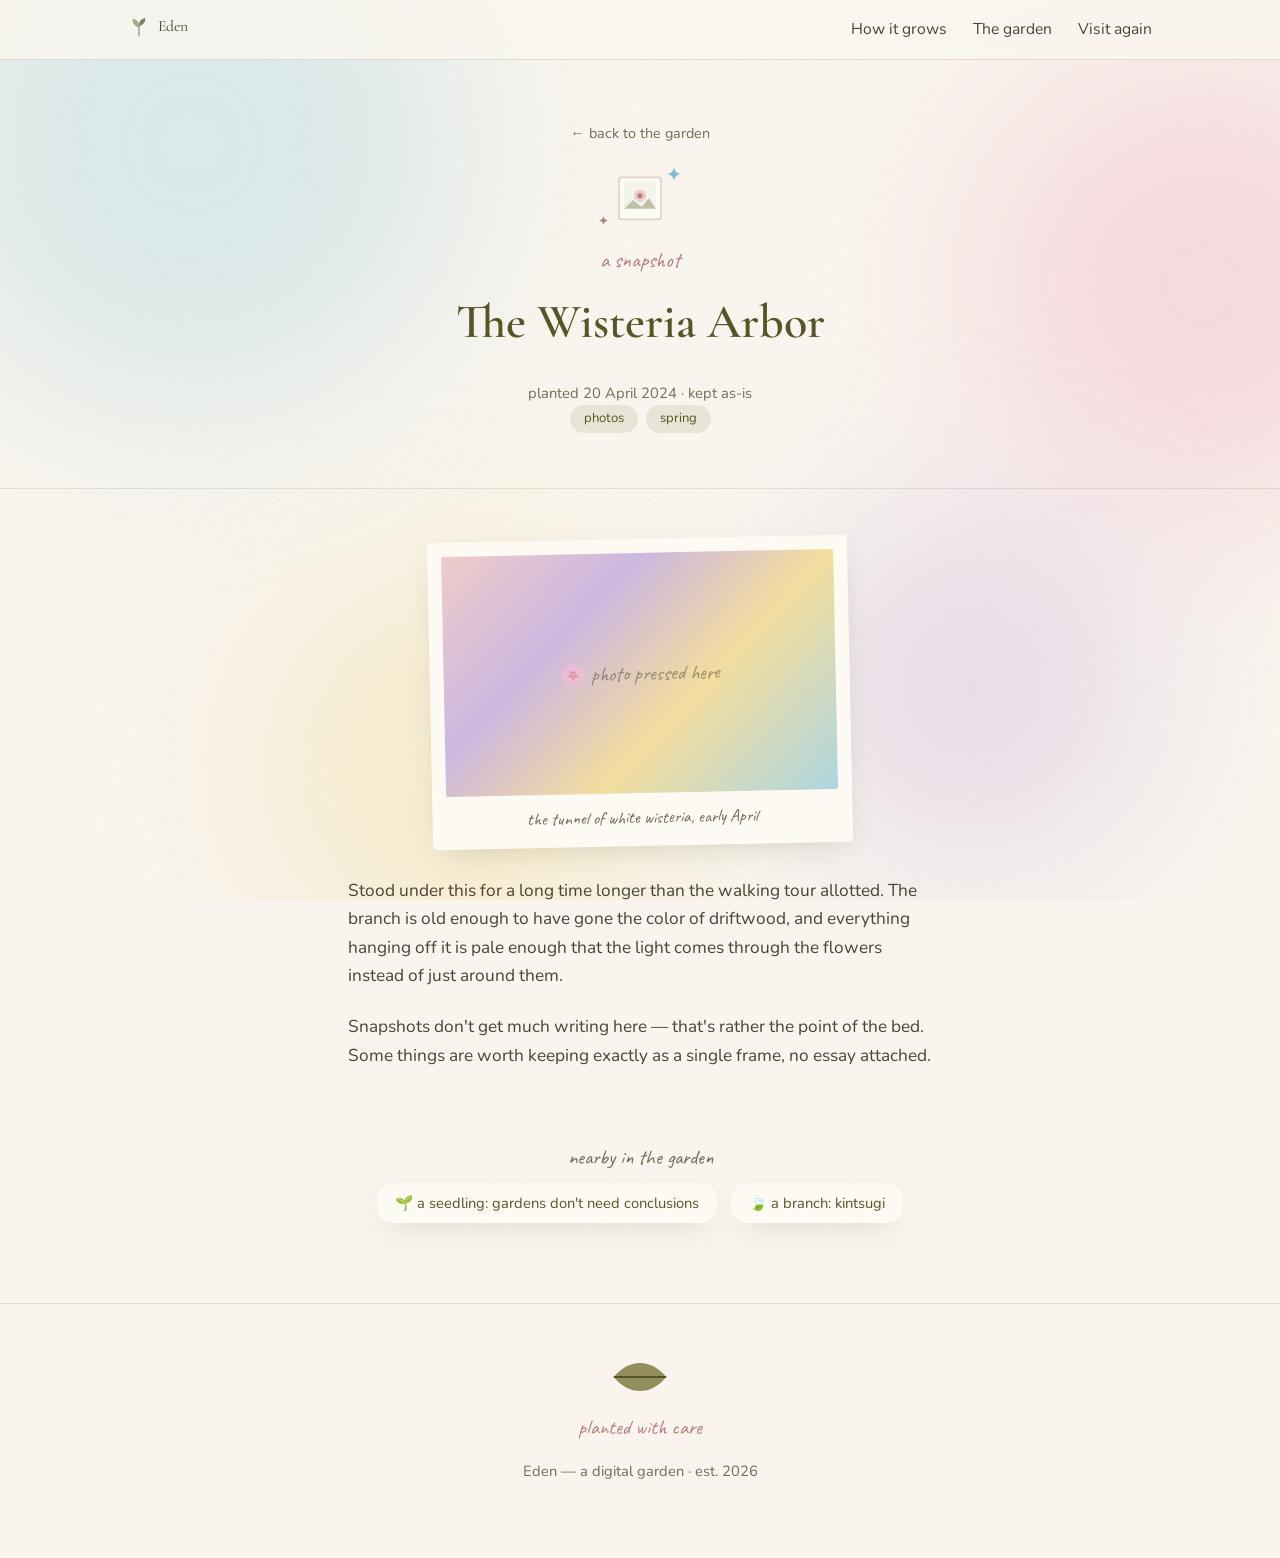
<file: pages/photo-example.html>
<!doctype html>
<html lang="en">
<head>
<meta charset="UTF-8" />
<meta name="viewport" content="width=device-width, initial-scale=1.0" />
<title>Snapshot: the wisteria arbor — Eden</title>
<link rel="icon" href="data:image/svg+xml,<svg xmlns=%22http://www.w3.org/2000/svg%22 viewBox=%220 0 64 64%22><text y=%2252%22 font-size=%2256%22>🌿</text></svg>" />
<link rel="preconnect" href="https://fonts.googleapis.com" />
<link rel="preconnect" href="https://fonts.gstatic.com" crossorigin />
<link href="https://fonts.googleapis.com/css2?family=Cormorant+Garamond:wght@500;600;700&family=Caveat:wght@500;600&family=Nunito:wght@400;600;700&display=swap" rel="stylesheet" />
<link rel="stylesheet" href="../assets/css/garden.css" />
</head>
<body>

<div class="mist-bg" aria-hidden="true">
  <span style="--c:#aed6e0; top:-14%; left:-6%; width:42vw; height:42vw; animation-delay:-10s;"></span>
  <span style="--c:#f2b0c4; top:6%; right:-12%; width:36vw; height:36vw; animation-delay:-2s;"></span>
  <span style="--c:#f3dd9e; bottom:-8%; left:20%; width:32vw; height:32vw; animation-delay:-18s;"></span>
  <span style="--c:#cdb7e0; bottom:4%; right:10%; width:28vw; height:28vw; animation-delay:-6s;"></span>
</div>

<svg style="display:none" aria-hidden="true">
  <symbol id="icon-sparkle" viewBox="0 0 20 20">
    <path d="M10 0 C10 6 14 10 20 10 C14 10 10 14 10 20 C10 14 6 10 0 10 C6 10 10 6 10 0 Z" fill="currentColor"/>
  </symbol>
  <symbol id="icon-bloom" viewBox="0 0 64 64">
    <g opacity="0.55">
      <path d="M32 32 C29.5 25 29 16 32 10 C35.5 16 34.5 25 32 32 Z" fill="#f6e4e2" transform="rotate(30 32 32)"/>
      <path d="M32 32 C29.5 25 29 16 32 10 C35.5 16 34.5 25 32 32 Z" fill="#e3a9a6" transform="rotate(90 32 32)"/>
      <path d="M32 32 C29.5 25 29 16 32 10 C35.5 16 34.5 25 32 32 Z" fill="#f6e4e2" transform="rotate(150 32 32)"/>
      <path d="M32 32 C29.5 25 29 16 32 10 C35.5 16 34.5 25 32 32 Z" fill="#e3a9a6" transform="rotate(210 32 32)"/>
      <path d="M32 32 C29.5 25 29 16 32 10 C35.5 16 34.5 25 32 32 Z" fill="#f6e4e2" transform="rotate(270 32 32)"/>
      <path d="M32 32 C29.5 25 29 16 32 10 C35.5 16 34.5 25 32 32 Z" fill="#e3a9a6" transform="rotate(330 32 32)"/>
    </g>
    <g>
      <path d="M32 32 C28 22 27 10 32 3 C37 10 36 22 32 32 Z" fill="#eeccca"/>
      <path d="M32 32 C28 22 27 10 32 3 C37 10 36 22 32 32 Z" fill="#e3a9a6" transform="rotate(60 32 32)"/>
      <path d="M32 32 C28 22 27 10 32 3 C37 10 36 22 32 32 Z" fill="#eeccca" transform="rotate(120 32 32)"/>
      <path d="M32 32 C28 22 27 10 32 3 C37 10 36 22 32 32 Z" fill="#e3a9a6" transform="rotate(180 32 32)"/>
      <path d="M32 32 C28 22 27 10 32 3 C37 10 36 22 32 32 Z" fill="#eeccca" transform="rotate(240 32 32)"/>
      <path d="M32 32 C28 22 27 10 32 3 C37 10 36 22 32 32 Z" fill="#e3a9a6" transform="rotate(300 32 32)"/>
    </g>
    <g stroke="#b97d7b" stroke-width="0.6" opacity="0.4">
      <line x1="32" y1="32" x2="32" y2="6"/>
      <line x1="32" y1="32" x2="32" y2="6" transform="rotate(60 32 32)"/>
      <line x1="32" y1="32" x2="32" y2="6" transform="rotate(120 32 32)"/>
      <line x1="32" y1="32" x2="32" y2="6" transform="rotate(180 32 32)"/>
      <line x1="32" y1="32" x2="32" y2="6" transform="rotate(240 32 32)"/>
      <line x1="32" y1="32" x2="32" y2="6" transform="rotate(300 32 32)"/>
    </g>
    <g stroke="#b97d7b" stroke-width="1.4" stroke-linecap="round">
      <line x1="32" y1="32" x2="24" y2="16"/>
      <line x1="32" y1="32" x2="29" y2="14"/>
      <line x1="32" y1="32" x2="35" y2="14"/>
      <line x1="32" y1="32" x2="40" y2="16"/>
    </g>
    <g fill="#e28a6c">
      <circle cx="24" cy="15" r="1.7"/>
      <circle cx="29" cy="13" r="1.7"/>
      <circle cx="35" cy="13" r="1.7"/>
      <circle cx="40" cy="15" r="1.7"/>
    </g>
    <circle cx="32" cy="32" r="4.5" fill="#b97d7b"/>
    <circle cx="32" cy="32" r="1.8" fill="#e3a9a6"/>
  </symbol>
  <symbol id="icon-sprout" viewBox="0 0 64 64">
    <path d="M32 58 V30" stroke="#7c8161" stroke-width="3" stroke-linecap="round" fill="none"/>
    <path d="M32 34 C18 30 12 18 14 8 C26 10 34 20 32 34 Z" fill="#a7ac86"/>
    <path d="M32 30 C46 26 52 14 50 6 C38 8 30 18 32 30 Z" fill="#7c8161"/>
    <path d="M30 32 C24 26 18 18 16 9" stroke="#7c8161" stroke-width="0.8" fill="none" opacity="0.5"/>
    <path d="M34 28 C40 22 46 15 48 7" stroke="#a7ac86" stroke-width="0.8" fill="none" opacity="0.5"/>
  </symbol>
  <symbol id="icon-branch" viewBox="0 0 64 64">
    <path d="M8 54 C22 46 30 38 34 22" stroke="#575527" stroke-width="3" fill="none" stroke-linecap="round"/>
    <g fill="#928e5e">
      <ellipse cx="14" cy="46" rx="7" ry="4" transform="rotate(-30 14 46)"/>
      <ellipse cx="22" cy="38" rx="7" ry="4" transform="rotate(-20 22 38)"/>
      <ellipse cx="29" cy="29" rx="6.5" ry="3.6" transform="rotate(-10 29 29)"/>
    </g>
    <g fill="#a7ac86">
      <ellipse cx="36" cy="18" rx="9" ry="12" transform="rotate(20 36 18)"/>
      <ellipse cx="44" cy="10" rx="7" ry="10" transform="rotate(35 44 10)"/>
    </g>
  </symbol>
  <symbol id="icon-frame" viewBox="0 0 64 64">
    <rect x="8" y="6" width="48" height="48" rx="3" fill="#fdfaf4" stroke="#ddd3c9" stroke-width="2"/>
    <rect x="14" y="12" width="36" height="30" fill="#f2f4ec"/>
    <circle cx="32" cy="27" r="7" fill="#eeccca"/>
    <circle cx="32" cy="27" r="3" fill="#b97d7b"/>
    <path d="M14 42 L24 32 L34 40 L42 30 L50 42 Z" fill="#a7ac86" opacity="0.7"/>
  </symbol>
  <symbol id="icon-root" viewBox="0 0 64 64">
    <path d="M32 26 C34 40 30 50 32 60" stroke="#b97d7b" stroke-width="4" fill="none" stroke-linecap="round"/>
    <path d="M32 34 C26 42 24 48 20 50" stroke="#b97d7b" stroke-width="2.5" fill="none" stroke-linecap="round"/>
    <path d="M32 40 C38 46 40 50 44 54" stroke="#b97d7b" stroke-width="2.5" fill="none" stroke-linecap="round"/>
    <path d="M32 26 C16 24 10 12 12 4 C24 6 32 14 32 26 Z" fill="#7c8161"/>
    <path d="M32 26 C48 24 54 12 52 4 C40 6 32 14 32 26 Z" fill="#a7ac86"/>
    <path d="M30 24 C24 18 18 12 15 6" stroke="#7c8161" stroke-width="0.7" fill="none" opacity="0.5"/>
    <path d="M34 24 C40 18 46 12 49 6" stroke="#a7ac86" stroke-width="0.7" fill="none" opacity="0.5"/>
  </symbol>
  <symbol id="icon-leaf" viewBox="0 0 32 16">
    <path d="M2 8 C10 -2 22 -2 30 8 C22 18 10 18 2 8 Z" fill="#928e5e"/>
    <path d="M2 8 L30 8" stroke="#575527" stroke-width="1"/>
  </symbol>
</svg>

<nav class="garden-nav">
  <div class="wrap">
    <a class="brand" href="../index.html">
      <svg width="22" height="22" viewBox="0 0 64 64"><use href="#icon-sprout"/></svg>
      Eden
    </a>
    <ul>
      <li><a href="../index.html#about">How it grows</a></li>
      <li><a href="../index.html#beds">The garden</a></li>
      <li><a href="../index.html#footer">Visit again</a></li>
    </ul>
  </div>
</nav>

<header class="plant-header">
  <div class="wrap">
    <a class="breadcrumb" href="../index.html">← back to the garden</a>
    <div style="position:relative; display:block; width:fit-content; margin:0 auto;">
      <svg class="icon" viewBox="0 0 64 64"><use href="#icon-frame"/></svg>
      <svg class="sparkle" viewBox="0 0 20 20" width="16" height="16" style="top:-6px; right:-14px; color:var(--sky-deep); animation-delay:-0.9s;"><use href="#icon-sparkle"/></svg>
      <svg class="sparkle" viewBox="0 0 20 20" width="11" height="11" style="bottom:2px; left:-14px; color:var(--koubai); animation-delay:-2s;"><use href="#icon-sparkle"/></svg>
    </div>
    <span class="eyebrow">a snapshot</span>
    <h1>The Wisteria Arbor</h1>
    <p class="plant-meta">
      planted 20 April 2024 · kept as-is
      <br />
      <span class="tag">photos</span><span class="tag">spring</span>
    </p>
  </div>
</header>

<main>
  <article class="plant-body wrap">
    <figure class="gallery-frame">
      <div class="swatch">🌸 photo pressed here</div>
      <figcaption>the tunnel of white wisteria, early April</figcaption>
    </figure>

    <p>Stood under this for a long time longer than the walking tour allotted. The branch is old enough to have gone the color of driftwood, and everything hanging off it is pale enough that the light comes through the flowers instead of just around them.</p>

    <p>Snapshots don't get much writing here — that's rather the point of the bed. Some things are worth keeping exactly as a single frame, no essay attached.</p>
  </article>

  <section class="related wrap">
    <h3>nearby in the garden</h3>
    <div class="related-links">
      <a href="note-example.html">🌱 a seedling: gardens don't need conclusions</a>
      <a href="interest-example.html">🍃 a branch: kintsugi</a>
    </div>
  </section>
</main>

<footer class="garden-footer" id="footer">
  <div class="leaf-divider">
    <svg width="60" height="30" viewBox="0 0 32 16"><use href="#icon-leaf"/></svg>
  </div>
  <span class="sig">planted with care</span>
  <p>Eden — a digital garden · est. 2026</p>
</footer>

</body>
</html>
</file>
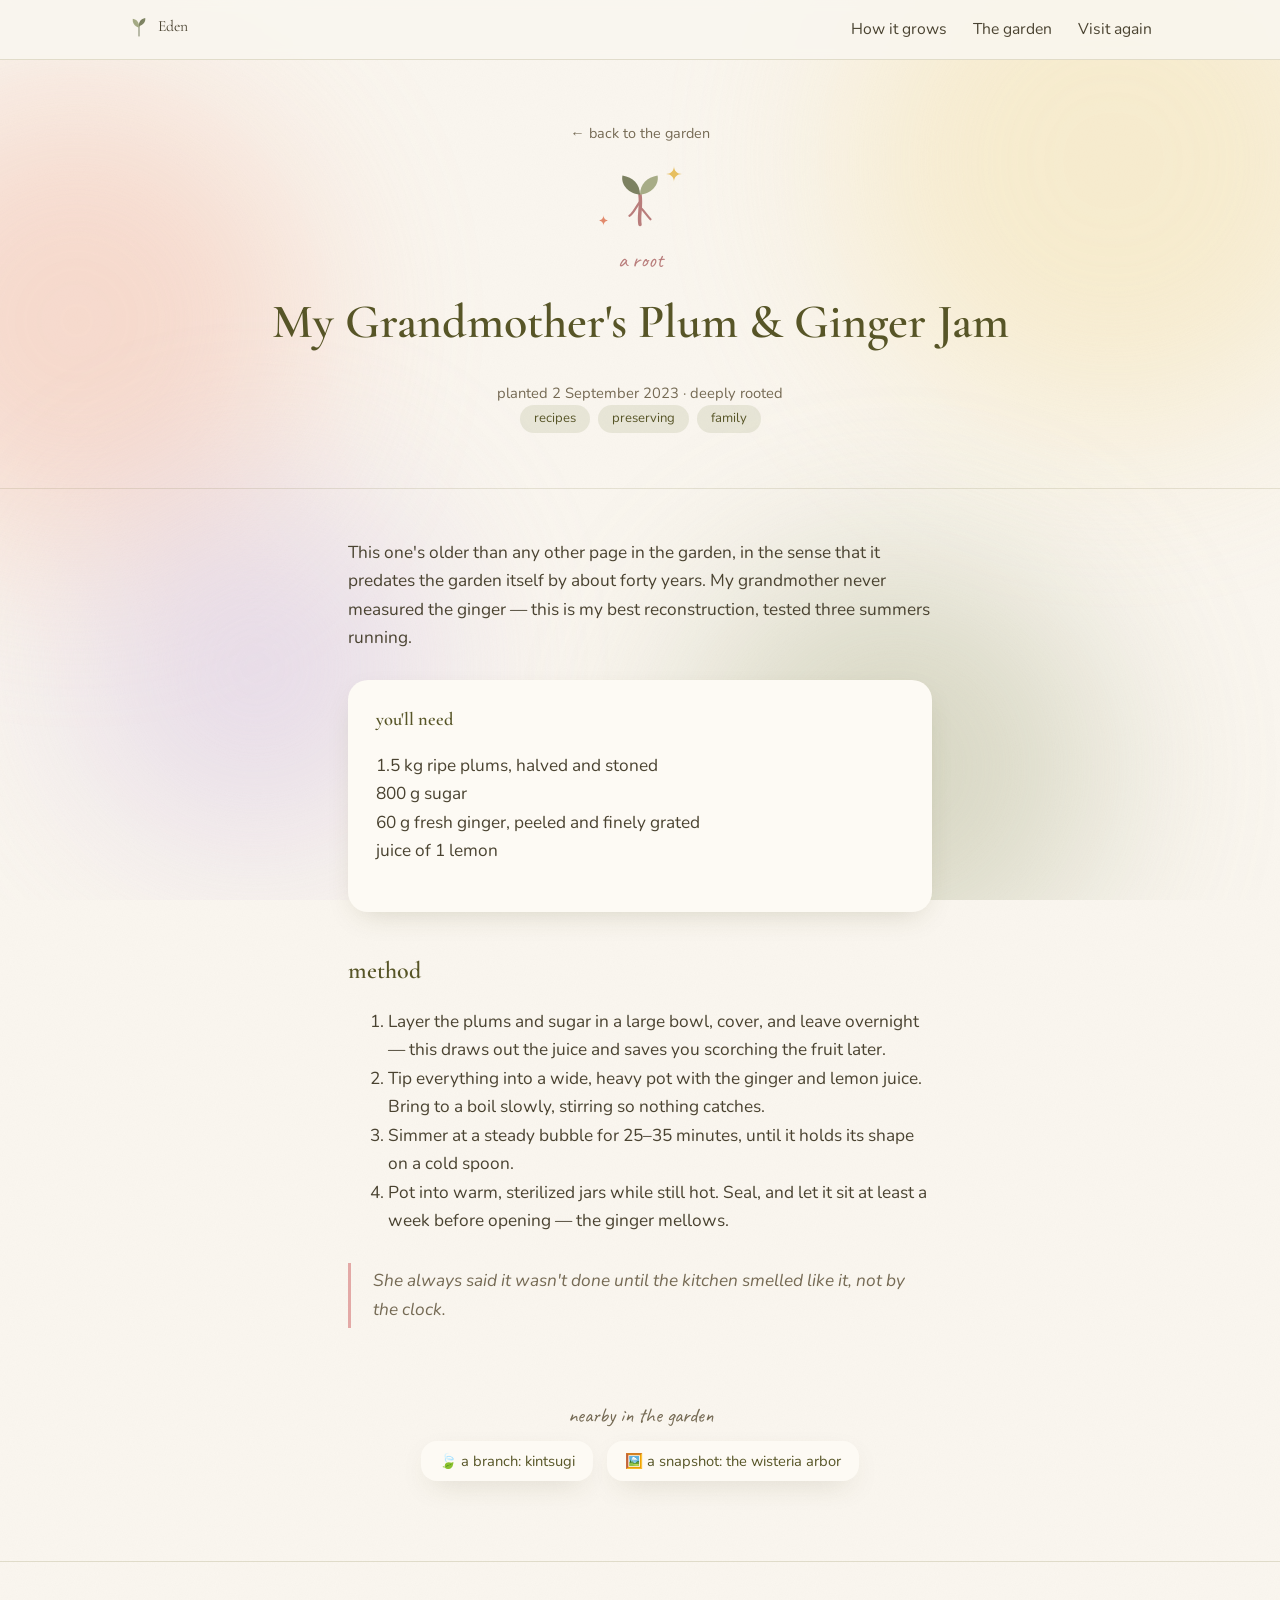
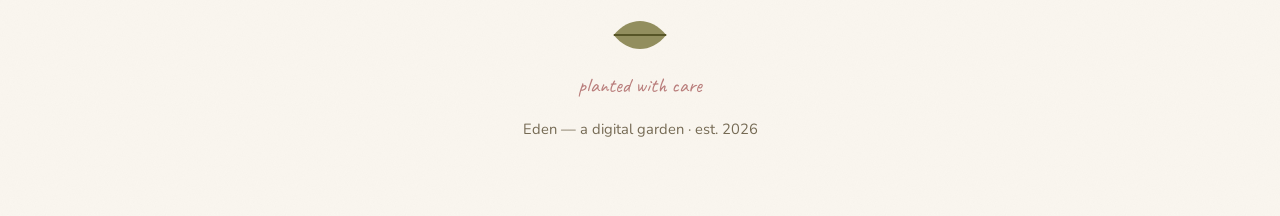
<file: pages/recipe-example.html>
<!doctype html>
<html lang="en">
<head>
<meta charset="UTF-8" />
<meta name="viewport" content="width=device-width, initial-scale=1.0" />
<title>Root: plum &amp; ginger jam — Eden</title>
<link rel="icon" href="data:image/svg+xml,<svg xmlns=%22http://www.w3.org/2000/svg%22 viewBox=%220 0 64 64%22><text y=%2252%22 font-size=%2256%22>🌿</text></svg>" />
<link rel="preconnect" href="https://fonts.googleapis.com" />
<link rel="preconnect" href="https://fonts.gstatic.com" crossorigin />
<link href="https://fonts.googleapis.com/css2?family=Cormorant+Garamond:wght@500;600;700&family=Caveat:wght@500;600&family=Nunito:wght@400;600;700&display=swap" rel="stylesheet" />
<link rel="stylesheet" href="../assets/css/garden.css" />
</head>
<body>

<div class="mist-bg" aria-hidden="true">
  <span style="--c:#f3dd9e; top:-12%; right:-8%; width:42vw; height:42vw; animation-delay:-14s;"></span>
  <span style="--c:#f2b09b; top:10%; left:-12%; width:36vw; height:36vw; animation-delay:-3s;"></span>
  <span style="--c:#a7ac86; bottom:-8%; right:14%; width:32vw; height:32vw; animation-delay:-21s;"></span>
  <span style="--c:#cdb7e0; bottom:6%; left:6%; width:28vw; height:28vw; animation-delay:-9s;"></span>
</div>

<svg style="display:none" aria-hidden="true">
  <symbol id="icon-sparkle" viewBox="0 0 20 20">
    <path d="M10 0 C10 6 14 10 20 10 C14 10 10 14 10 20 C10 14 6 10 0 10 C6 10 10 6 10 0 Z" fill="currentColor"/>
  </symbol>
  <symbol id="icon-bloom" viewBox="0 0 64 64">
    <g opacity="0.55">
      <path d="M32 32 C29.5 25 29 16 32 10 C35.5 16 34.5 25 32 32 Z" fill="#f6e4e2" transform="rotate(30 32 32)"/>
      <path d="M32 32 C29.5 25 29 16 32 10 C35.5 16 34.5 25 32 32 Z" fill="#e3a9a6" transform="rotate(90 32 32)"/>
      <path d="M32 32 C29.5 25 29 16 32 10 C35.5 16 34.5 25 32 32 Z" fill="#f6e4e2" transform="rotate(150 32 32)"/>
      <path d="M32 32 C29.5 25 29 16 32 10 C35.5 16 34.5 25 32 32 Z" fill="#e3a9a6" transform="rotate(210 32 32)"/>
      <path d="M32 32 C29.5 25 29 16 32 10 C35.5 16 34.5 25 32 32 Z" fill="#f6e4e2" transform="rotate(270 32 32)"/>
      <path d="M32 32 C29.5 25 29 16 32 10 C35.5 16 34.5 25 32 32 Z" fill="#e3a9a6" transform="rotate(330 32 32)"/>
    </g>
    <g>
      <path d="M32 32 C28 22 27 10 32 3 C37 10 36 22 32 32 Z" fill="#eeccca"/>
      <path d="M32 32 C28 22 27 10 32 3 C37 10 36 22 32 32 Z" fill="#e3a9a6" transform="rotate(60 32 32)"/>
      <path d="M32 32 C28 22 27 10 32 3 C37 10 36 22 32 32 Z" fill="#eeccca" transform="rotate(120 32 32)"/>
      <path d="M32 32 C28 22 27 10 32 3 C37 10 36 22 32 32 Z" fill="#e3a9a6" transform="rotate(180 32 32)"/>
      <path d="M32 32 C28 22 27 10 32 3 C37 10 36 22 32 32 Z" fill="#eeccca" transform="rotate(240 32 32)"/>
      <path d="M32 32 C28 22 27 10 32 3 C37 10 36 22 32 32 Z" fill="#e3a9a6" transform="rotate(300 32 32)"/>
    </g>
    <g stroke="#b97d7b" stroke-width="0.6" opacity="0.4">
      <line x1="32" y1="32" x2="32" y2="6"/>
      <line x1="32" y1="32" x2="32" y2="6" transform="rotate(60 32 32)"/>
      <line x1="32" y1="32" x2="32" y2="6" transform="rotate(120 32 32)"/>
      <line x1="32" y1="32" x2="32" y2="6" transform="rotate(180 32 32)"/>
      <line x1="32" y1="32" x2="32" y2="6" transform="rotate(240 32 32)"/>
      <line x1="32" y1="32" x2="32" y2="6" transform="rotate(300 32 32)"/>
    </g>
    <g stroke="#b97d7b" stroke-width="1.4" stroke-linecap="round">
      <line x1="32" y1="32" x2="24" y2="16"/>
      <line x1="32" y1="32" x2="29" y2="14"/>
      <line x1="32" y1="32" x2="35" y2="14"/>
      <line x1="32" y1="32" x2="40" y2="16"/>
    </g>
    <g fill="#e28a6c">
      <circle cx="24" cy="15" r="1.7"/>
      <circle cx="29" cy="13" r="1.7"/>
      <circle cx="35" cy="13" r="1.7"/>
      <circle cx="40" cy="15" r="1.7"/>
    </g>
    <circle cx="32" cy="32" r="4.5" fill="#b97d7b"/>
    <circle cx="32" cy="32" r="1.8" fill="#e3a9a6"/>
  </symbol>
  <symbol id="icon-sprout" viewBox="0 0 64 64">
    <path d="M32 58 V30" stroke="#7c8161" stroke-width="3" stroke-linecap="round" fill="none"/>
    <path d="M32 34 C18 30 12 18 14 8 C26 10 34 20 32 34 Z" fill="#a7ac86"/>
    <path d="M32 30 C46 26 52 14 50 6 C38 8 30 18 32 30 Z" fill="#7c8161"/>
    <path d="M30 32 C24 26 18 18 16 9" stroke="#7c8161" stroke-width="0.8" fill="none" opacity="0.5"/>
    <path d="M34 28 C40 22 46 15 48 7" stroke="#a7ac86" stroke-width="0.8" fill="none" opacity="0.5"/>
  </symbol>
  <symbol id="icon-branch" viewBox="0 0 64 64">
    <path d="M8 54 C22 46 30 38 34 22" stroke="#575527" stroke-width="3" fill="none" stroke-linecap="round"/>
    <g fill="#928e5e">
      <ellipse cx="14" cy="46" rx="7" ry="4" transform="rotate(-30 14 46)"/>
      <ellipse cx="22" cy="38" rx="7" ry="4" transform="rotate(-20 22 38)"/>
      <ellipse cx="29" cy="29" rx="6.5" ry="3.6" transform="rotate(-10 29 29)"/>
    </g>
    <g fill="#a7ac86">
      <ellipse cx="36" cy="18" rx="9" ry="12" transform="rotate(20 36 18)"/>
      <ellipse cx="44" cy="10" rx="7" ry="10" transform="rotate(35 44 10)"/>
    </g>
  </symbol>
  <symbol id="icon-frame" viewBox="0 0 64 64">
    <rect x="8" y="6" width="48" height="48" rx="3" fill="#fdfaf4" stroke="#ddd3c9" stroke-width="2"/>
    <rect x="14" y="12" width="36" height="30" fill="#f2f4ec"/>
    <circle cx="32" cy="27" r="7" fill="#eeccca"/>
    <circle cx="32" cy="27" r="3" fill="#b97d7b"/>
    <path d="M14 42 L24 32 L34 40 L42 30 L50 42 Z" fill="#a7ac86" opacity="0.7"/>
  </symbol>
  <symbol id="icon-root" viewBox="0 0 64 64">
    <path d="M32 26 C34 40 30 50 32 60" stroke="#b97d7b" stroke-width="4" fill="none" stroke-linecap="round"/>
    <path d="M32 34 C26 42 24 48 20 50" stroke="#b97d7b" stroke-width="2.5" fill="none" stroke-linecap="round"/>
    <path d="M32 40 C38 46 40 50 44 54" stroke="#b97d7b" stroke-width="2.5" fill="none" stroke-linecap="round"/>
    <path d="M32 26 C16 24 10 12 12 4 C24 6 32 14 32 26 Z" fill="#7c8161"/>
    <path d="M32 26 C48 24 54 12 52 4 C40 6 32 14 32 26 Z" fill="#a7ac86"/>
    <path d="M30 24 C24 18 18 12 15 6" stroke="#7c8161" stroke-width="0.7" fill="none" opacity="0.5"/>
    <path d="M34 24 C40 18 46 12 49 6" stroke="#a7ac86" stroke-width="0.7" fill="none" opacity="0.5"/>
  </symbol>
  <symbol id="icon-leaf" viewBox="0 0 32 16">
    <path d="M2 8 C10 -2 22 -2 30 8 C22 18 10 18 2 8 Z" fill="#928e5e"/>
    <path d="M2 8 L30 8" stroke="#575527" stroke-width="1"/>
  </symbol>
</svg>

<nav class="garden-nav">
  <div class="wrap">
    <a class="brand" href="../index.html">
      <svg width="22" height="22" viewBox="0 0 64 64"><use href="#icon-sprout"/></svg>
      Eden
    </a>
    <ul>
      <li><a href="../index.html#about">How it grows</a></li>
      <li><a href="../index.html#beds">The garden</a></li>
      <li><a href="../index.html#footer">Visit again</a></li>
    </ul>
  </div>
</nav>

<header class="plant-header">
  <div class="wrap">
    <a class="breadcrumb" href="../index.html">← back to the garden</a>
    <div style="position:relative; display:block; width:fit-content; margin:0 auto;">
      <svg class="icon" viewBox="0 0 64 64"><use href="#icon-root"/></svg>
      <svg class="sparkle" viewBox="0 0 20 20" width="16" height="16" style="top:-6px; right:-14px; color:var(--butter-deep); animation-delay:-1.2s;"><use href="#icon-sparkle"/></svg>
      <svg class="sparkle" viewBox="0 0 20 20" width="11" height="11" style="bottom:2px; left:-14px; color:var(--coral-deep); animation-delay:-2.4s;"><use href="#icon-sparkle"/></svg>
    </div>
    <span class="eyebrow">a root</span>
    <h1>My Grandmother's Plum &amp; Ginger Jam</h1>
    <p class="plant-meta">
      planted 2 September 2023 · deeply rooted
      <br />
      <span class="tag">recipes</span><span class="tag">preserving</span><span class="tag">family</span>
    </p>
  </div>
</header>

<main>
  <article class="plant-body wrap">
    <p>This one's older than any other page in the garden, in the sense that it predates the garden itself by about forty years. My grandmother never measured the ginger — this is my best reconstruction, tested three summers running.</p>

    <div class="recipe-list">
      <h3>you'll need</h3>
      <p>
        1.5 kg ripe plums, halved and stoned<br />
        800 g sugar<br />
        60 g fresh ginger, peeled and finely grated<br />
        juice of 1 lemon
      </p>
    </div>

    <h2>method</h2>
    <ol>
      <li>Layer the plums and sugar in a large bowl, cover, and leave overnight — this draws out the juice and saves you scorching the fruit later.</li>
      <li>Tip everything into a wide, heavy pot with the ginger and lemon juice. Bring to a boil slowly, stirring so nothing catches.</li>
      <li>Simmer at a steady bubble for 25–35 minutes, until it holds its shape on a cold spoon.</li>
      <li>Pot into warm, sterilized jars while still hot. Seal, and let it sit at least a week before opening — the ginger mellows.</li>
    </ol>

    <blockquote>She always said it wasn't done until the kitchen smelled like it, not by the clock.</blockquote>
  </article>

  <section class="related wrap">
    <h3>nearby in the garden</h3>
    <div class="related-links">
      <a href="interest-example.html">🍃 a branch: kintsugi</a>
      <a href="photo-example.html">🖼️ a snapshot: the wisteria arbor</a>
    </div>
  </section>
</main>

<footer class="garden-footer" id="footer">
  <div class="leaf-divider">
    <svg width="60" height="30" viewBox="0 0 32 16"><use href="#icon-leaf"/></svg>
  </div>
  <span class="sig">planted with care</span>
  <p>Eden — a digital garden · est. 2026</p>
</footer>

</body>
</html>
</file>
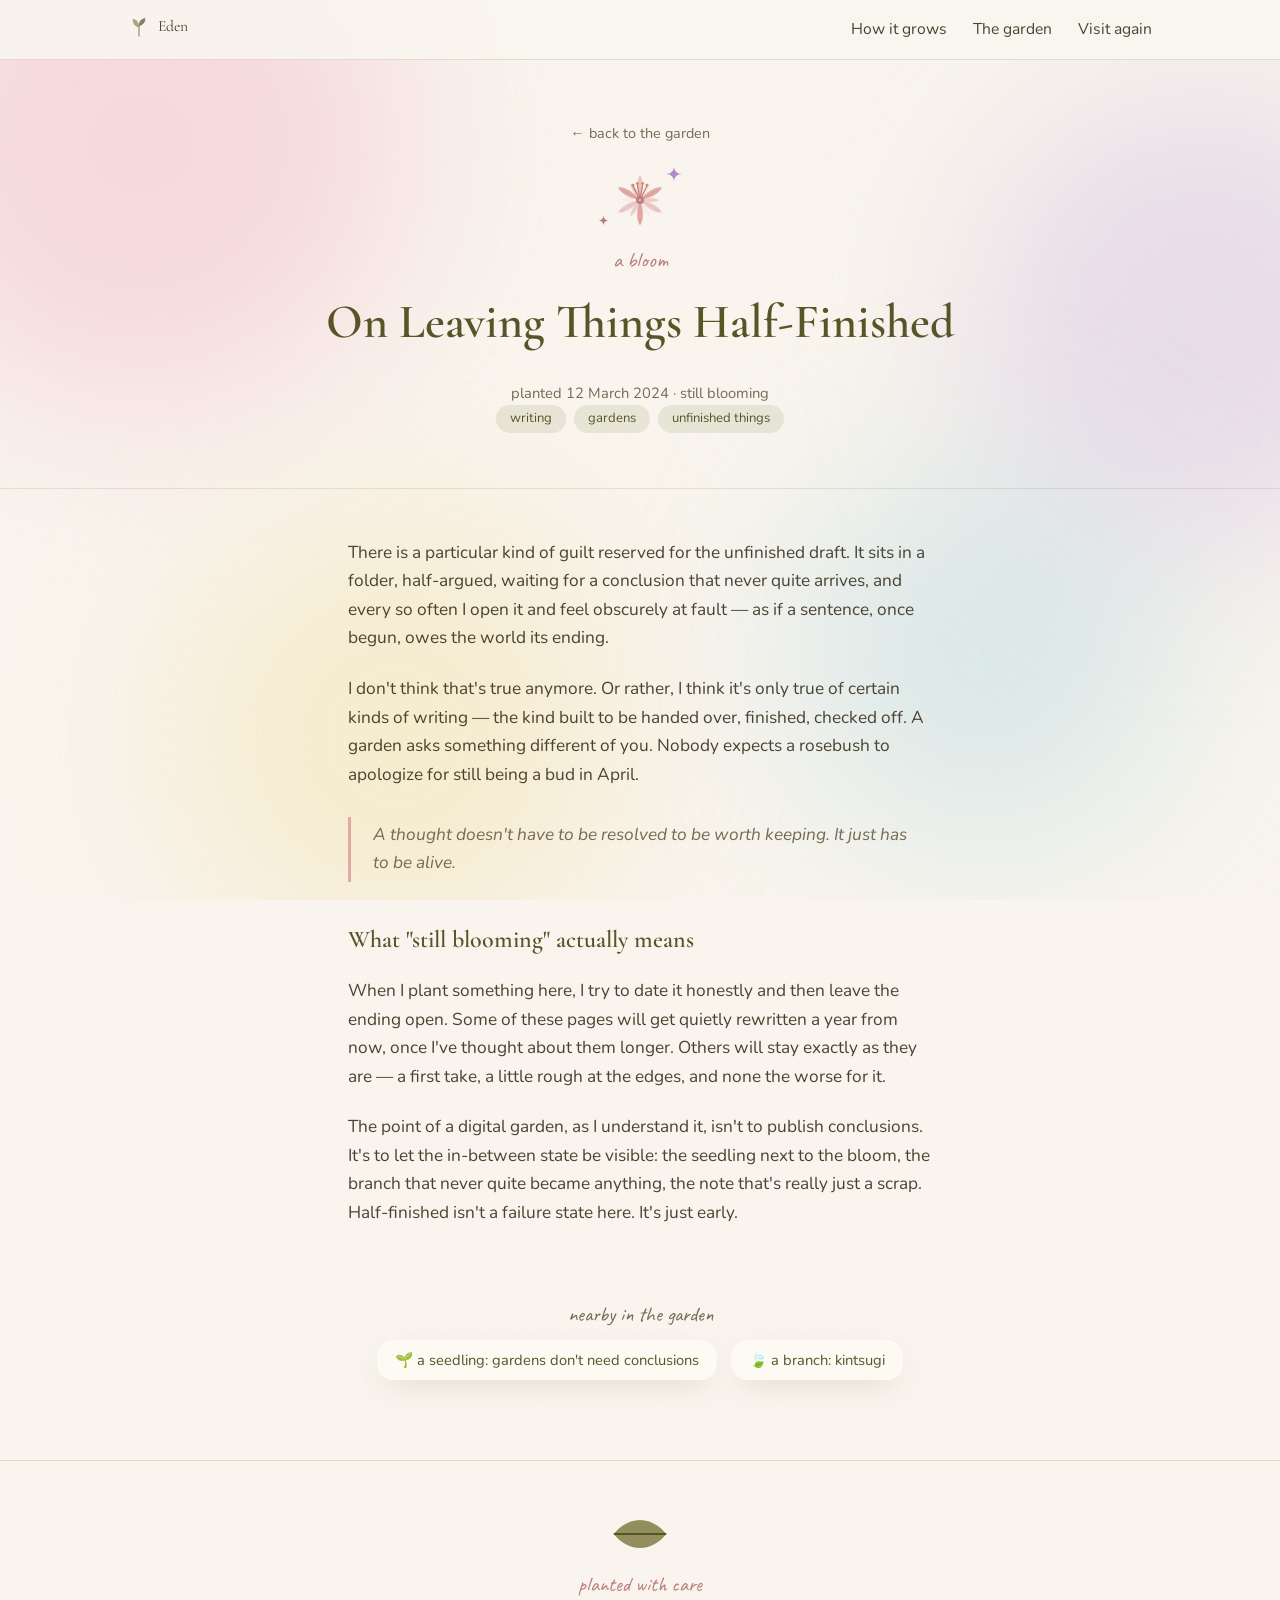
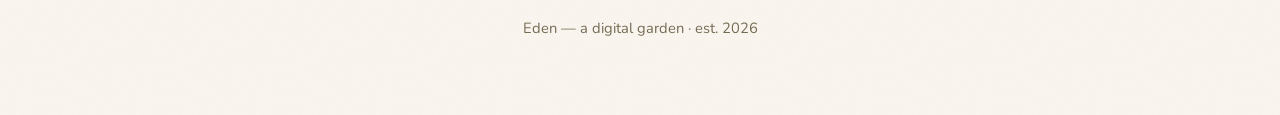
<file: pages/thought-example.html>
<!doctype html>
<html lang="en">
<head>
<meta charset="UTF-8" />
<meta name="viewport" content="width=device-width, initial-scale=1.0" />
<title>On leaving things half-finished — Eden</title>
<link rel="icon" href="data:image/svg+xml,<svg xmlns=%22http://www.w3.org/2000/svg%22 viewBox=%220 0 64 64%22><text y=%2252%22 font-size=%2256%22>🌿</text></svg>" />
<link rel="preconnect" href="https://fonts.googleapis.com" />
<link rel="preconnect" href="https://fonts.gstatic.com" crossorigin />
<link href="https://fonts.googleapis.com/css2?family=Cormorant+Garamond:wght@500;600;700&family=Caveat:wght@500;600&family=Nunito:wght@400;600;700&display=swap" rel="stylesheet" />
<link rel="stylesheet" href="../assets/css/garden.css" />
</head>
<body>

<div class="mist-bg" aria-hidden="true">
  <span style="--c:#f2b0c4; top:-14%; left:-10%; width:42vw; height:42vw; animation-delay:-3s;"></span>
  <span style="--c:#cdb7e0; top:10%; right:-12%; width:36vw; height:36vw; animation-delay:-13s;"></span>
  <span style="--c:#f3dd9e; bottom:-6%; left:14%; width:34vw; height:34vw; animation-delay:-20s;"></span>
  <span style="--c:#aed6e0; bottom:6%; right:8%; width:30vw; height:30vw; animation-delay:-8s;"></span>
</div>

<svg style="display:none" aria-hidden="true">
  <symbol id="icon-sparkle" viewBox="0 0 20 20">
    <path d="M10 0 C10 6 14 10 20 10 C14 10 10 14 10 20 C10 14 6 10 0 10 C6 10 10 6 10 0 Z" fill="currentColor"/>
  </symbol>
  <symbol id="icon-bloom" viewBox="0 0 64 64">
    <g opacity="0.55">
      <path d="M32 32 C29.5 25 29 16 32 10 C35.5 16 34.5 25 32 32 Z" fill="#f6e4e2" transform="rotate(30 32 32)"/>
      <path d="M32 32 C29.5 25 29 16 32 10 C35.5 16 34.5 25 32 32 Z" fill="#e3a9a6" transform="rotate(90 32 32)"/>
      <path d="M32 32 C29.5 25 29 16 32 10 C35.5 16 34.5 25 32 32 Z" fill="#f6e4e2" transform="rotate(150 32 32)"/>
      <path d="M32 32 C29.5 25 29 16 32 10 C35.5 16 34.5 25 32 32 Z" fill="#e3a9a6" transform="rotate(210 32 32)"/>
      <path d="M32 32 C29.5 25 29 16 32 10 C35.5 16 34.5 25 32 32 Z" fill="#f6e4e2" transform="rotate(270 32 32)"/>
      <path d="M32 32 C29.5 25 29 16 32 10 C35.5 16 34.5 25 32 32 Z" fill="#e3a9a6" transform="rotate(330 32 32)"/>
    </g>
    <g>
      <path d="M32 32 C28 22 27 10 32 3 C37 10 36 22 32 32 Z" fill="#eeccca"/>
      <path d="M32 32 C28 22 27 10 32 3 C37 10 36 22 32 32 Z" fill="#e3a9a6" transform="rotate(60 32 32)"/>
      <path d="M32 32 C28 22 27 10 32 3 C37 10 36 22 32 32 Z" fill="#eeccca" transform="rotate(120 32 32)"/>
      <path d="M32 32 C28 22 27 10 32 3 C37 10 36 22 32 32 Z" fill="#e3a9a6" transform="rotate(180 32 32)"/>
      <path d="M32 32 C28 22 27 10 32 3 C37 10 36 22 32 32 Z" fill="#eeccca" transform="rotate(240 32 32)"/>
      <path d="M32 32 C28 22 27 10 32 3 C37 10 36 22 32 32 Z" fill="#e3a9a6" transform="rotate(300 32 32)"/>
    </g>
    <g stroke="#b97d7b" stroke-width="0.6" opacity="0.4">
      <line x1="32" y1="32" x2="32" y2="6"/>
      <line x1="32" y1="32" x2="32" y2="6" transform="rotate(60 32 32)"/>
      <line x1="32" y1="32" x2="32" y2="6" transform="rotate(120 32 32)"/>
      <line x1="32" y1="32" x2="32" y2="6" transform="rotate(180 32 32)"/>
      <line x1="32" y1="32" x2="32" y2="6" transform="rotate(240 32 32)"/>
      <line x1="32" y1="32" x2="32" y2="6" transform="rotate(300 32 32)"/>
    </g>
    <g stroke="#b97d7b" stroke-width="1.4" stroke-linecap="round">
      <line x1="32" y1="32" x2="24" y2="16"/>
      <line x1="32" y1="32" x2="29" y2="14"/>
      <line x1="32" y1="32" x2="35" y2="14"/>
      <line x1="32" y1="32" x2="40" y2="16"/>
    </g>
    <g fill="#e28a6c">
      <circle cx="24" cy="15" r="1.7"/>
      <circle cx="29" cy="13" r="1.7"/>
      <circle cx="35" cy="13" r="1.7"/>
      <circle cx="40" cy="15" r="1.7"/>
    </g>
    <circle cx="32" cy="32" r="4.5" fill="#b97d7b"/>
    <circle cx="32" cy="32" r="1.8" fill="#e3a9a6"/>
  </symbol>
  <symbol id="icon-sprout" viewBox="0 0 64 64">
    <path d="M32 58 V30" stroke="#7c8161" stroke-width="3" stroke-linecap="round" fill="none"/>
    <path d="M32 34 C18 30 12 18 14 8 C26 10 34 20 32 34 Z" fill="#a7ac86"/>
    <path d="M32 30 C46 26 52 14 50 6 C38 8 30 18 32 30 Z" fill="#7c8161"/>
    <path d="M30 32 C24 26 18 18 16 9" stroke="#7c8161" stroke-width="0.8" fill="none" opacity="0.5"/>
    <path d="M34 28 C40 22 46 15 48 7" stroke="#a7ac86" stroke-width="0.8" fill="none" opacity="0.5"/>
  </symbol>
  <symbol id="icon-branch" viewBox="0 0 64 64">
    <path d="M8 54 C22 46 30 38 34 22" stroke="#575527" stroke-width="3" fill="none" stroke-linecap="round"/>
    <g fill="#928e5e">
      <ellipse cx="14" cy="46" rx="7" ry="4" transform="rotate(-30 14 46)"/>
      <ellipse cx="22" cy="38" rx="7" ry="4" transform="rotate(-20 22 38)"/>
      <ellipse cx="29" cy="29" rx="6.5" ry="3.6" transform="rotate(-10 29 29)"/>
    </g>
    <g fill="#a7ac86">
      <ellipse cx="36" cy="18" rx="9" ry="12" transform="rotate(20 36 18)"/>
      <ellipse cx="44" cy="10" rx="7" ry="10" transform="rotate(35 44 10)"/>
    </g>
  </symbol>
  <symbol id="icon-frame" viewBox="0 0 64 64">
    <rect x="8" y="6" width="48" height="48" rx="3" fill="#fdfaf4" stroke="#ddd3c9" stroke-width="2"/>
    <rect x="14" y="12" width="36" height="30" fill="#f2f4ec"/>
    <circle cx="32" cy="27" r="7" fill="#eeccca"/>
    <circle cx="32" cy="27" r="3" fill="#b97d7b"/>
    <path d="M14 42 L24 32 L34 40 L42 30 L50 42 Z" fill="#a7ac86" opacity="0.7"/>
  </symbol>
  <symbol id="icon-root" viewBox="0 0 64 64">
    <path d="M32 26 C34 40 30 50 32 60" stroke="#b97d7b" stroke-width="4" fill="none" stroke-linecap="round"/>
    <path d="M32 34 C26 42 24 48 20 50" stroke="#b97d7b" stroke-width="2.5" fill="none" stroke-linecap="round"/>
    <path d="M32 40 C38 46 40 50 44 54" stroke="#b97d7b" stroke-width="2.5" fill="none" stroke-linecap="round"/>
    <path d="M32 26 C16 24 10 12 12 4 C24 6 32 14 32 26 Z" fill="#7c8161"/>
    <path d="M32 26 C48 24 54 12 52 4 C40 6 32 14 32 26 Z" fill="#a7ac86"/>
    <path d="M30 24 C24 18 18 12 15 6" stroke="#7c8161" stroke-width="0.7" fill="none" opacity="0.5"/>
    <path d="M34 24 C40 18 46 12 49 6" stroke="#a7ac86" stroke-width="0.7" fill="none" opacity="0.5"/>
  </symbol>
  <symbol id="icon-leaf" viewBox="0 0 32 16">
    <path d="M2 8 C10 -2 22 -2 30 8 C22 18 10 18 2 8 Z" fill="#928e5e"/>
    <path d="M2 8 L30 8" stroke="#575527" stroke-width="1"/>
  </symbol>
</svg>

<nav class="garden-nav">
  <div class="wrap">
    <a class="brand" href="../index.html">
      <svg width="22" height="22" viewBox="0 0 64 64"><use href="#icon-sprout"/></svg>
      Eden
    </a>
    <ul>
      <li><a href="../index.html#about">How it grows</a></li>
      <li><a href="../index.html#beds">The garden</a></li>
      <li><a href="../index.html#footer">Visit again</a></li>
    </ul>
  </div>
</nav>

<header class="plant-header">
  <div class="wrap">
    <a class="breadcrumb" href="../index.html">← back to the garden</a>
    <div style="position:relative; display:block; width:fit-content; margin:0 auto;">
      <svg class="icon" viewBox="0 0 64 64"><use href="#icon-bloom"/></svg>
      <svg class="sparkle" viewBox="0 0 20 20" width="16" height="16" style="top:-6px; right:-14px; color:var(--lavender-deep); animation-delay:-1s;"><use href="#icon-sparkle"/></svg>
      <svg class="sparkle" viewBox="0 0 20 20" width="11" height="11" style="bottom:2px; left:-14px; color:var(--koubai); animation-delay:-2.2s;"><use href="#icon-sparkle"/></svg>
    </div>
    <span class="eyebrow">a bloom</span>
    <h1>On Leaving Things Half-Finished</h1>
    <p class="plant-meta">
      planted 12 March 2024 · still blooming
      <br />
      <span class="tag">writing</span><span class="tag">gardens</span><span class="tag">unfinished things</span>
    </p>
  </div>
</header>

<main>
  <article class="plant-body wrap">
    <p>There is a particular kind of guilt reserved for the unfinished draft. It sits in a folder, half-argued, waiting for a conclusion that never quite arrives, and every so often I open it and feel obscurely at fault — as if a sentence, once begun, owes the world its ending.</p>

    <p>I don't think that's true anymore. Or rather, I think it's only true of certain kinds of writing — the kind built to be handed over, finished, checked off. A garden asks something different of you. Nobody expects a rosebush to apologize for still being a bud in April.</p>

    <blockquote>A thought doesn't have to be resolved to be worth keeping. It just has to be alive.</blockquote>

    <h2>What "still blooming" actually means</h2>
    <p>When I plant something here, I try to date it honestly and then leave the ending open. Some of these pages will get quietly rewritten a year from now, once I've thought about them longer. Others will stay exactly as they are — a first take, a little rough at the edges, and none the worse for it.</p>

    <p>The point of a digital garden, as I understand it, isn't to publish conclusions. It's to let the in-between state be visible: the seedling next to the bloom, the branch that never quite became anything, the note that's really just a scrap. Half-finished isn't a failure state here. It's just early.</p>
  </article>

  <section class="related wrap">
    <h3>nearby in the garden</h3>
    <div class="related-links">
      <a href="note-example.html">🌱 a seedling: gardens don't need conclusions</a>
      <a href="interest-example.html">🍃 a branch: kintsugi</a>
    </div>
  </section>
</main>

<footer class="garden-footer" id="footer">
  <div class="leaf-divider">
    <svg width="60" height="30" viewBox="0 0 32 16"><use href="#icon-leaf"/></svg>
  </div>
  <span class="sig">planted with care</span>
  <p>Eden — a digital garden · est. 2026</p>
</footer>

</body>
</html>
</file>
<file: assets/css/garden.css>
/* ============================================================
   Eden — a digital garden
   Palette: Warm Fog, Berry Good, Usu Koubai Blossom,
            Meadow Mauve, Soldier Green, Lucent Sage
   ============================================================ */

:root {
  --warm-fog: #ddd3c9;
  --cream: #faf6ef;
  --berry: #eeccca;
  --berry-deep: #e3a9a6;
  --koubai: #b97d7b;
  --mauve: #928e5e;
  --soldier: #575527;
  --sage: #a7ac86;
  --sage-deep: #7c8161;
  --ink: #4a4331;
  --ink-soft: #756a54;
  --paper: #fdfaf4;

  /* whimsical accent colors — used sparingly for the mist background,
     bed cards, sparkles, and confetti petals */
  --lavender: #cdb7e0;
  --lavender-deep: #ab8ec9;
  --butter: #f3dd9e;
  --butter-deep: #e7bf5f;
  --sky: #aed6e0;
  --sky-deep: #85bcca;
  --coral: #f2b09b;
  --coral-deep: #e28a6c;

  --font-display: "Cormorant Garamond", "Iowan Old Style", Georgia, serif;
  --font-script: "Caveat", "Segoe Script", cursive;
  --font-body: "Nunito Sans", "Nunito", -apple-system, sans-serif;

  --radius-organic: 255px 15px 225px 15px / 15px 225px 15px 255px;
  --shadow-soft: 0 10px 30px -12px rgba(87, 85, 39, 0.25);
  --shadow-lift: 0 18px 40px -14px rgba(87, 85, 39, 0.35);
}

* {
  box-sizing: border-box;
}

html {
  scroll-behavior: smooth;
}

body {
  margin: 0;
  font-family: var(--font-body);
  color: var(--ink);
  background-color: var(--cream);
  background-image:
    url("data:image/svg+xml;utf8,<svg xmlns='http://www.w3.org/2000/svg' width='120' height='120'><filter id='n'><feTurbulence type='fractalNoise' baseFrequency='0.9' numOctaves='2' stitchTiles='stitch'/><feColorMatrix type='saturate' values='0'/></filter><rect width='100%25' height='100%25' filter='url(%23n)' opacity='0.035'/></svg>");
  overflow-x: hidden;
  line-height: 1.65;
}

/* ---------------- Pigment-mist background ----------------
   A dreamy wash of soft, blurred color blobs drifting slowly
   behind the whole site — the "pigment mist" ambient layer. */

.mist-bg {
  position: fixed;
  inset: 0;
  z-index: -1;
  overflow: hidden;
}

.mist-bg span {
  position: absolute;
  display: block;
  border-radius: 50%;
  background: var(--c);
  filter: blur(min(9vw, 90px));
  opacity: 0.4;
  animation: mist-drift 30s ease-in-out infinite;
}

@keyframes mist-drift {
  0%, 100% { transform: translate(0, 0) scale(1); }
  33% { transform: translate(2.5%, -3%) scale(1.06); }
  66% { transform: translate(-2%, 2.5%) scale(0.97); }
}

@media (prefers-reduced-motion: reduce) {
  .mist-bg span {
    animation: none;
  }
}

a {
  color: var(--koubai);
  text-decoration-color: rgba(185, 125, 123, 0.4);
}

a:hover {
  color: var(--soldier);
}

h1, h2, h3, h4 {
  font-family: var(--font-display);
  font-weight: 600;
  color: var(--soldier);
  margin: 0 0 0.4em;
}

.eyebrow {
  font-family: var(--font-script);
  font-size: 1.35rem;
  color: var(--koubai);
  display: inline-block;
  margin-bottom: 0.25em;
}

.wrap {
  max-width: 1080px;
  margin: 0 auto;
  padding: 0 28px;
}

/* ---------------- Wisteria header / hero ---------------- */

.hero {
  position: relative;
  padding-top: 150px;
  padding-bottom: 90px;
  text-align: center;
  overflow: hidden;
}

.wisteria-row {
  position: absolute;
  top: -18px;
  left: 0;
  right: 0;
  display: flex;
  justify-content: space-between;
  padding: 0 2%;
  pointer-events: none;
  z-index: 1;
}

.wisteria-row svg {
  animation: sway 6s ease-in-out infinite;
  transform-origin: top center;
}
.wisteria-row .w2 { animation-delay: -1.2s; }
.wisteria-row .w3 { animation-delay: -2.6s; }
.wisteria-row .w4 { animation-delay: -3.8s; }
.wisteria-row .w5 { animation-delay: -0.6s; }

@keyframes sway {
  0%, 100% { transform: rotate(-1.4deg); }
  50% { transform: rotate(1.6deg); }
}

.hero-content {
  position: relative;
  z-index: 2;
}

.hero h1 {
  position: relative;
  display: block;
  width: fit-content;
  margin: 0 auto 0.15em;
  font-size: clamp(3rem, 8vw, 5.2rem);
  letter-spacing: 0.04em;
}

.hero .tagline {
  font-size: 1.15rem;
  color: var(--ink-soft);
  max-width: 42ch;
  margin: 0 auto;
}

.moongate {
  margin: 46px auto 0;
  width: 150px;
}

/* falling petals */
.petals {
  position: absolute;
  inset: 0;
  pointer-events: none;
  overflow: hidden;
  z-index: 1;
}

.petal {
  position: absolute;
  top: -5%;
  width: 14px;
  height: 14px;
  opacity: 0.85;
  animation-name: fall, drift;
  animation-timing-function: linear, ease-in-out;
  animation-iteration-count: infinite, infinite;
}

@keyframes fall {
  from { transform: translateY(-10vh) rotate(0deg); }
  to   { transform: translateY(110vh) rotate(340deg); }
}

@keyframes drift {
  0%, 100% { margin-left: 0; }
  50% { margin-left: 40px; }
}

/* twinkling sparkles */
.sparkle {
  position: absolute;
  animation: twinkle 3.4s ease-in-out infinite;
}

@keyframes twinkle {
  0%, 100% { opacity: 0.25; transform: scale(0.75) rotate(0deg); }
  50% { opacity: 1; transform: scale(1.05) rotate(12deg); }
}

/* ---------------- Nav ---------------- */

.garden-nav {
  position: sticky;
  top: 0;
  z-index: 20;
  background: rgba(250, 246, 239, 0.86);
  backdrop-filter: blur(6px);
  border-bottom: 1px solid rgba(146, 142, 94, 0.25);
}

.garden-nav .wrap {
  display: flex;
  align-items: center;
  justify-content: space-between;
  padding-top: 14px;
  padding-bottom: 14px;
}

.brand {
  font-family: var(--font-display);
  font-size: 1.4rem;
  color: var(--soldier);
  text-decoration: none;
  display: flex;
  align-items: center;
  gap: 8px;
}

.garden-nav ul {
  list-style: none;
  display: flex;
  gap: 26px;
  margin: 0;
  padding: 0;
}

.garden-nav a {
  text-decoration: none;
  color: var(--ink);
  font-size: 0.98rem;
  border-bottom: 2px solid transparent;
  padding-bottom: 3px;
  transition: border-color 0.25s ease, color 0.25s ease;
}

.garden-nav a:hover {
  color: var(--koubai);
  border-color: var(--berry-deep);
}

/* ---------------- Intro ---------------- */

.intro {
  text-align: center;
  max-width: 620px;
  margin: 0 auto 70px;
}

.intro p {
  color: var(--ink-soft);
  font-size: 1.08rem;
}

/* ---------------- Garden beds ---------------- */

.section-title {
  text-align: center;
  margin-bottom: 12px;
}

.section-sub {
  text-align: center;
  color: var(--ink-soft);
  margin-bottom: 46px;
  font-style: italic;
}

.beds {
  display: grid;
  grid-template-columns: repeat(auto-fit, minmax(230px, 1fr));
  gap: 26px;
  margin-bottom: 90px;
}

.bed {
  position: relative;
  background: var(--paper);
  border-radius: 26px 26px 60px 60px;
  padding: 34px 24px 28px;
  text-align: center;
  text-decoration: none;
  color: var(--ink);
  box-shadow: var(--shadow-soft);
  border: 1px solid rgba(146, 142, 94, 0.18);
  transition: transform 0.35s ease, box-shadow 0.35s ease;
  display: block;
}

.bed:hover {
  transform: translateY(-8px) rotate(-0.6deg);
  box-shadow: var(--shadow-lift);
}

.bed .icon {
  width: 64px;
  height: 64px;
  margin: 0 auto 16px;
  transition: transform 0.35s ease;
}

.bed:hover .icon {
  transform: scale(1.12) rotate(4deg);
}

.bed h3 {
  font-size: 1.5rem;
  margin-bottom: 6px;
}

.bed p {
  font-size: 0.94rem;
  color: var(--ink-soft);
  margin: 0 0 14px;
}

.bed .count {
  font-family: var(--font-script);
  font-size: 1.15rem;
  color: var(--koubai);
}

.bed.pink   { background: linear-gradient(160deg, #fff 0%, #fbdfe6 100%); border-color: rgba(226, 138, 161, 0.3); }
.bed.sage   { background: linear-gradient(160deg, #fff 0%, #e9f0da 100%); border-color: rgba(124, 129, 97, 0.3); }
.bed.deep   { background: linear-gradient(160deg, #fff 0%, #fbe2d5 100%); border-color: rgba(226, 138, 108, 0.3); }
.bed.fog    { background: linear-gradient(160deg, #fff 0%, #dcf0f2 100%); border-color: rgba(133, 188, 202, 0.35); }
.bed.mauve  { background: linear-gradient(160deg, #fff 0%, #f6ecc4 100%); border-color: rgba(231, 191, 95, 0.35); }

/* ---------------- Garden scene divider ---------------- */

.scene {
  position: relative;
  height: 300px;
  margin: 0 0 20px;
  overflow: hidden;
}

.scene::before {
  content: "";
  position: absolute;
  top: 0;
  left: 0;
  right: 0;
  height: 46px;
  background: linear-gradient(to bottom, var(--cream), transparent);
  z-index: 3;
  pointer-events: none;
}

.scene svg {
  position: absolute;
  bottom: 0;
  width: 100%;
  height: 100%;
}

.scene .caption {
  position: relative;
  z-index: 2;
  text-align: center;
  padding-top: 34px;
  font-family: var(--font-script);
  font-size: 1.5rem;
  color: var(--soldier);
}

/* ---------------- Footer ---------------- */

.garden-footer {
  text-align: center;
  padding: 50px 20px 60px;
  color: var(--ink-soft);
  font-size: 0.92rem;
  border-top: 1px solid rgba(146, 142, 94, 0.25);
}

.garden-footer .sig {
  font-family: var(--font-script);
  font-size: 1.3rem;
  color: var(--koubai);
  display: block;
  margin-bottom: 6px;
}

.leaf-divider {
  display: flex;
  justify-content: center;
  margin: 8px 0 18px;
}

/* ============================================================
   Single "plant" page
   ============================================================ */

.plant-header {
  padding: 60px 0 40px;
  text-align: center;
  border-bottom: 1px solid rgba(146, 142, 94, 0.2);
  margin-bottom: 50px;
}

.plant-header .icon {
  display: block;
  width: 56px;
  height: 56px;
  margin: 0 auto 14px;
}

.breadcrumb {
  display: inline-block;
  margin-bottom: 26px;
  font-size: 0.9rem;
  text-decoration: none;
  color: var(--ink-soft);
}

.breadcrumb:hover {
  color: var(--koubai);
}

.plant-header h1 {
  font-size: clamp(2.1rem, 5vw, 3rem);
}

.plant-meta {
  color: var(--ink-soft);
  font-size: 0.92rem;
}

.tag {
  display: inline-block;
  background: rgba(167, 172, 134, 0.22);
  color: var(--soldier);
  border-radius: 20px;
  padding: 3px 14px;
  font-size: 0.82rem;
  margin: 0 4px;
}

.plant-body {
  max-width: 640px;
  margin: 0 auto 70px;
  font-size: 1.08rem;
}

.plant-body p {
  margin-bottom: 1.3em;
}

.plant-body h2 {
  margin-top: 1.6em;
  font-size: 1.5rem;
}

.plant-body blockquote {
  border-left: 3px solid var(--berry-deep);
  margin: 1.6em 0;
  padding: 4px 22px;
  font-style: italic;
  color: var(--ink-soft);
}

.recipe-list {
  background: var(--paper);
  border-radius: 20px;
  padding: 24px 28px;
  box-shadow: var(--shadow-soft);
  margin: 1.6em 0;
}

.recipe-list h3 {
  margin-top: 0;
  font-size: 1.15rem;
}

.gallery-frame {
  background: var(--paper);
  padding: 14px;
  border-radius: 4px;
  box-shadow: var(--shadow-soft);
  transform: rotate(-1.2deg);
  margin: 1.8em auto;
  max-width: 420px;
}

.gallery-frame .swatch {
  height: 240px;
  border-radius: 2px;
  background: linear-gradient(135deg, var(--berry) 0%, var(--lavender) 32%, var(--butter) 62%, var(--sky) 100%);
  display: flex;
  align-items: center;
  justify-content: center;
  color: rgba(74,67,49,0.5);
  font-family: var(--font-script);
  font-size: 1.3rem;
}

.gallery-frame figcaption {
  text-align: center;
  font-family: var(--font-script);
  font-size: 1.1rem;
  margin-top: 10px;
  color: var(--ink-soft);
}

.related {
  max-width: 640px;
  margin: 0 auto 80px;
  text-align: center;
}

.related h3 {
  font-family: var(--font-script);
  font-weight: 400;
  color: var(--ink-soft);
  font-size: 1.3rem;
}

.related-links {
  display: flex;
  gap: 14px;
  justify-content: center;
  flex-wrap: wrap;
}

.related-links a {
  text-decoration: none;
  background: var(--paper);
  padding: 8px 18px;
  border-radius: 16px;
  box-shadow: var(--shadow-soft);
  font-size: 0.92rem;
  color: var(--soldier);
}

.related-links a:hover {
  color: var(--koubai);
}

/* ---------------- Reveal on scroll ---------------- */

.reveal {
  transition: opacity 0.7s ease, transform 0.7s ease;
}

.js .reveal {
  opacity: 0;
  transform: translateY(18px);
}

.reveal.in-view {
  opacity: 1;
  transform: none;
}

/* ---------------- Responsive ---------------- */

@media (max-width: 640px) {
  .garden-nav ul {
    gap: 14px;
    font-size: 0.85rem;
  }
  .hero {
    padding-top: 110px;
  }
  .wisteria-row svg {
    width: 60px;
  }
  .scene {
    height: 190px;
  }
}
</file>
